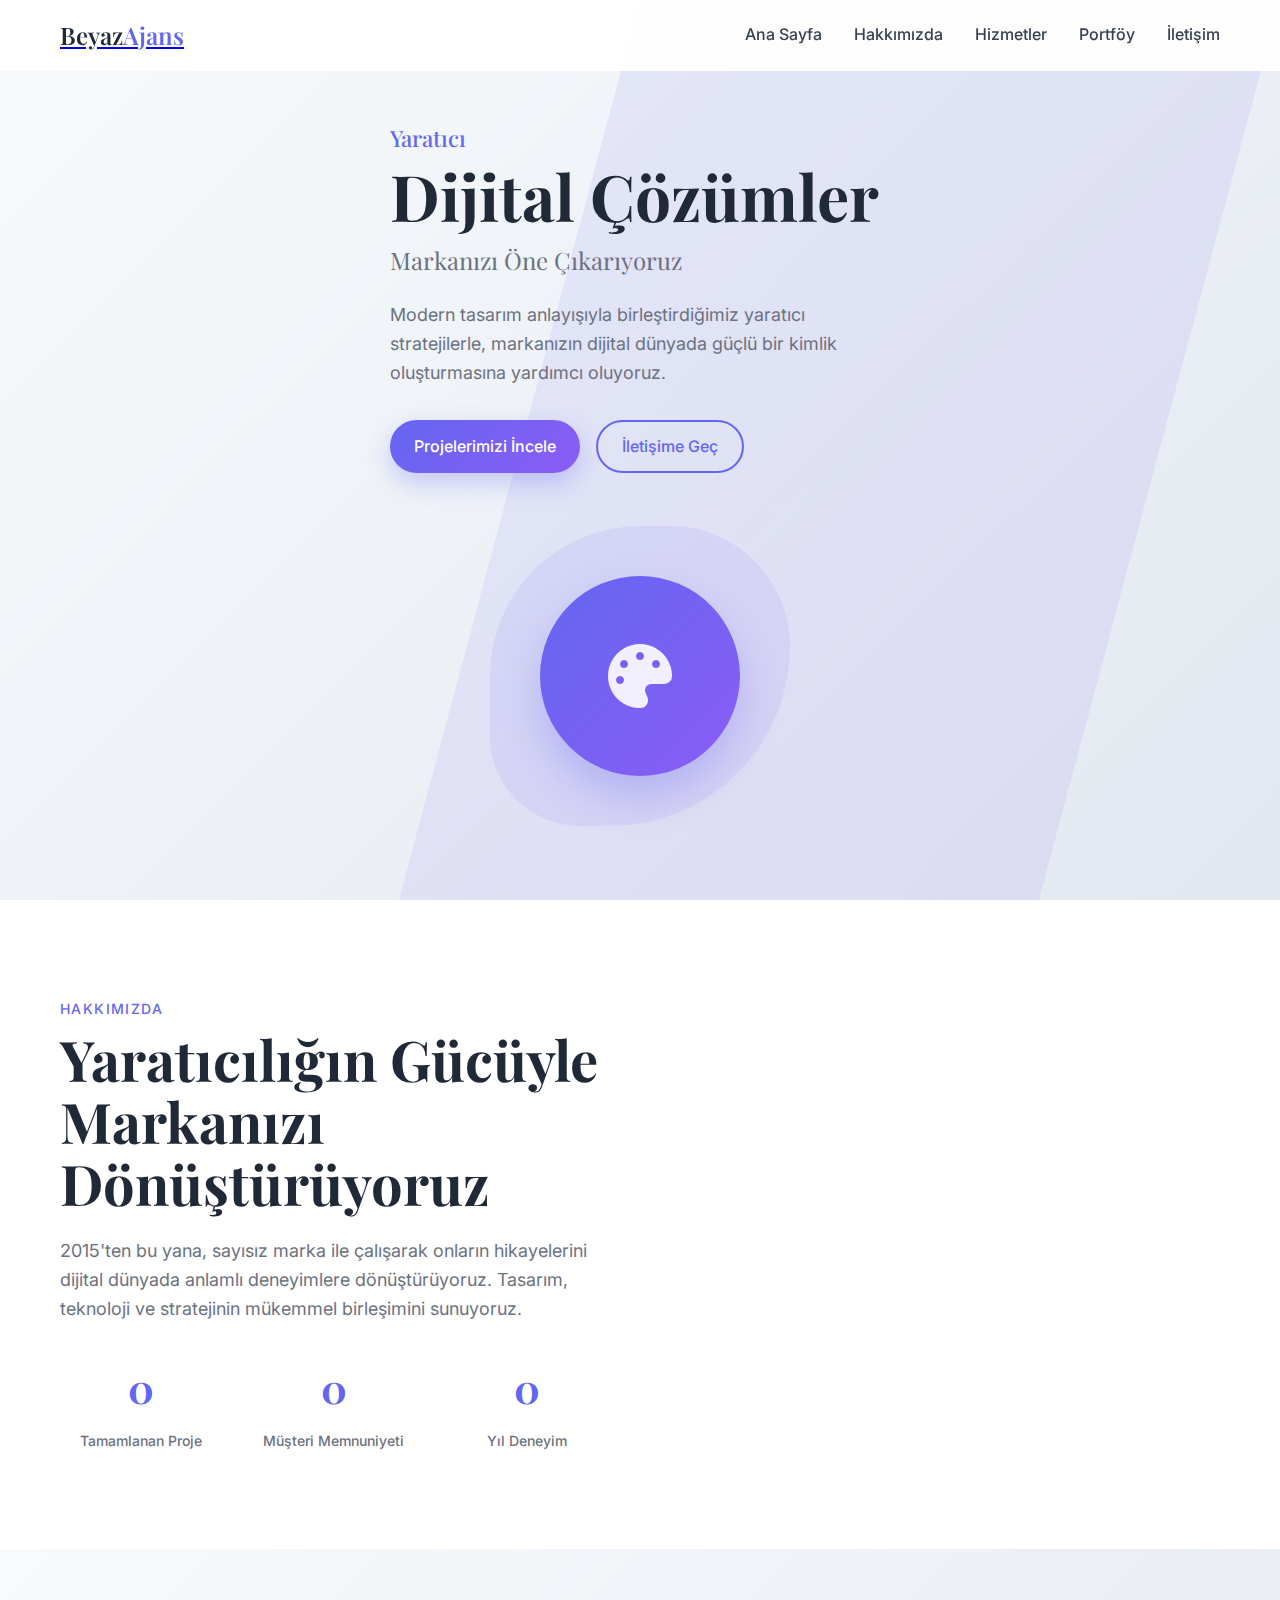
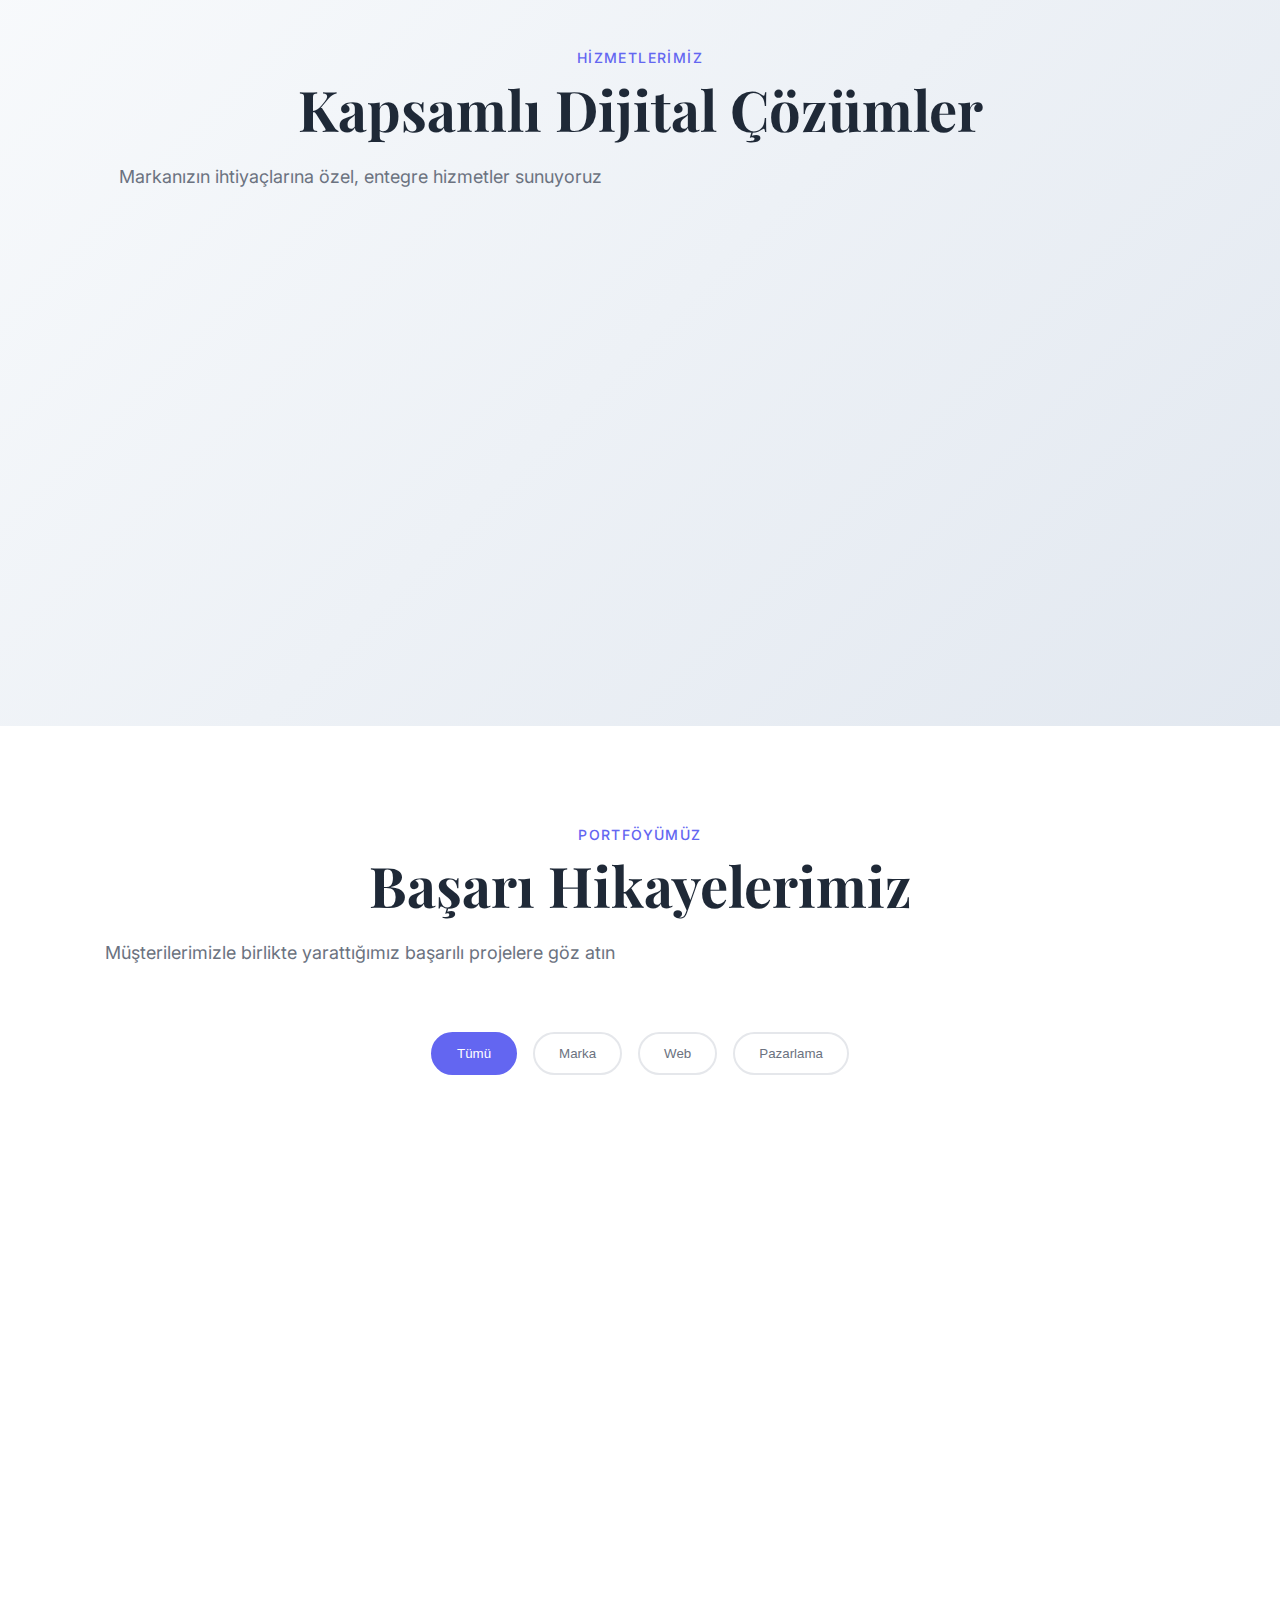
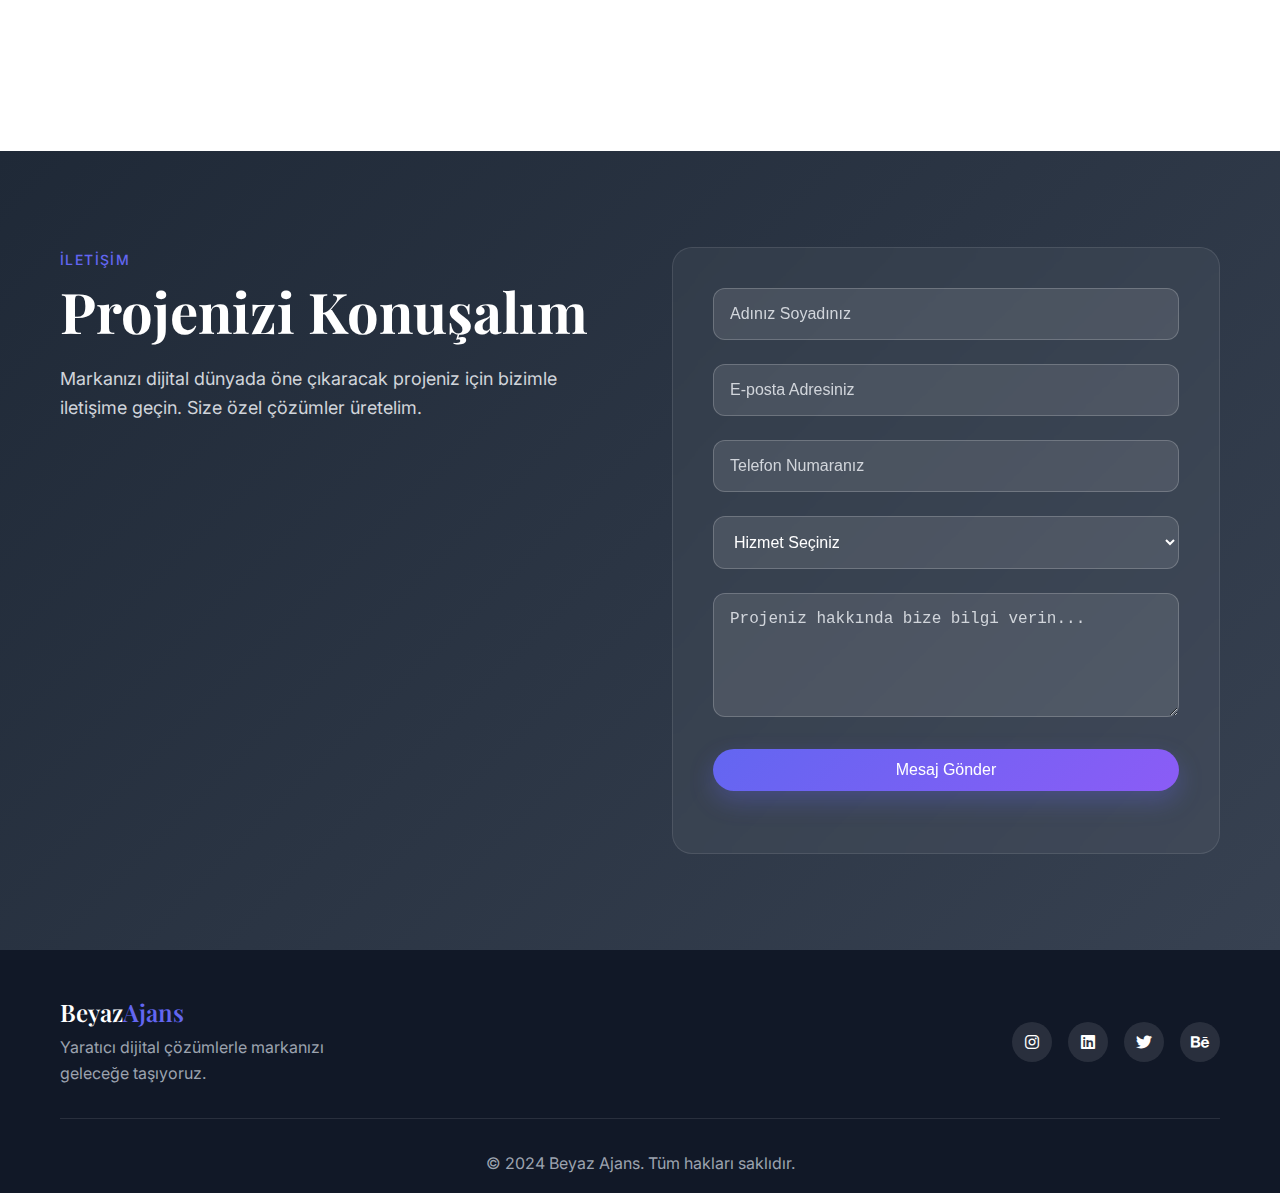
<file: public/index.html>
<!DOCTYPE html>
<html lang="tr">
<head>
    <meta charset="UTF-8">
    <meta name="viewport" content="width=device-width, initial-scale=1.0">
    <title>Beyaz Ajans - Yaratıcı Dijital Çözümler</title>
    <meta name="description" content="Beyaz Ajans olarak marka kimliği, web tasarım ve dijital pazarlama alanında profesyonel hizmetler sunuyoruz.">
    
    <!-- Fonts -->
    <link rel="preconnect" href="https://fonts.googleapis.com">
    <link rel="preconnect" href="https://fonts.gstatic.com" crossorigin>
    <link href="https://fonts.googleapis.com/css2?family=Inter:wght@300;400;500;600;700&family=Playfair+Display:wght@400;700&display=swap" rel="stylesheet">
    
    <!-- CSS -->
    <link rel="stylesheet" href="assets/css/style.css">
    
    <!-- Font Awesome Icons -->
    <link rel="stylesheet" href="https://cdnjs.cloudflare.com/ajax/libs/font-awesome/6.5.0/css/all.min.css">
</head>
<body>
    <!-- Navigation -->
    <nav class="navbar" id="navbar">
        <div class="nav-container">
            <div class="nav-logo">
                <a href="#home">
                    <h2>Beyaz<span>Ajans</span></h2>
                </a>
            </div>
            <ul class="nav-menu" id="nav-menu">
                <li class="nav-item">
                    <a href="#home" class="nav-link">Ana Sayfa</a>
                </li>
                <li class="nav-item">
                    <a href="#about" class="nav-link">Hakkımızda</a>
                </li>
                <li class="nav-item">
                    <a href="#services" class="nav-link">Hizmetler</a>
                </li>
                <li class="nav-item">
                    <a href="#portfolio" class="nav-link">Portföy</a>
                </li>
                <li class="nav-item">
                    <a href="#contact" class="nav-link">İletişim</a>
                </li>
            </ul>
            <div class="hamburger" id="hamburger">
                <span class="bar"></span>
                <span class="bar"></span>
                <span class="bar"></span>
            </div>
        </div>
    </nav>

    <!-- Hero Section -->
    <section class="hero" id="home">
        <div class="hero-container">
            <div class="hero-content">
                <div class="hero-text">
                    <h1 class="hero-title">
                        <span class="hero-subtitle">Yaratıcı</span>
                        <span class="hero-main">Dijital Çözümler</span>
                        <span class="hero-tagline">Markanızı Öne Çıkarıyoruz</span>
                    </h1>
                    <p class="hero-description">
                        Modern tasarım anlayışıyla birleştirdiğimiz yaratıcı stratejilerle, 
                        markanızın dijital dünyada güçlü bir kimlik oluşturmasına yardımcı oluyoruz.
                    </p>
                    <div class="hero-buttons">
                        <a href="#portfolio" class="btn btn-primary">Projelerimizi İncele</a>
                        <a href="#contact" class="btn btn-outline">İletişime Geç</a>
                    </div>
                </div> <br><br><br><br>
                <div class="hero-visual">
                    <div class="hero-shape"></div>
                    <div class="hero-image">
                        <i class="fas fa-palette"></i>
                    </div>
                </div>
            </div>
        </div>
    </section>

    <!-- About Section -->
    <section class="about" id="about">
        <div class="container">
            <div class="about-content">
                <div class="about-text">
                    <span class="section-tag">Hakkımızda</span>
                    <h2 class="section-title">Yaratıcılığın Gücüyle Markanızı Dönüştürüyoruz</h2>
                    <p class="section-description">
                        2015'ten bu yana, sayısız marka ile çalışarak onların hikayelerini 
                        dijital dünyada anlamlı deneyimlere dönüştürüyoruz. Tasarım, teknoloji 
                        ve stratejinin mükemmel birleşimini sunuyoruz.
                    </p>
                    <div class="about-stats">
                        <div class="stat-item">
                            <span class="stat-number" data-target="150">0</span>
                            <span class="stat-label">Tamamlanan Proje</span>
                        </div>
                        <div class="stat-item">
                            <span class="stat-number" data-target="98">0</span>
                            <span class="stat-label">Müşteri Memnuniyeti</span>
                        </div>
                        <div class="stat-item">
                            <span class="stat-number" data-target="8">0</span>
                            <span class="stat-label">Yıl Deneyim</span>
                        </div>
                    </div>
                </div>
                <div class="about-visual">
                    <div class="about-image">
                        <div class="image-placeholder">
                            <i class="fas fa-users"></i>
                        </div>
                    </div>
                </div>
            </div>
        </div>
    </section>

    <!-- Services Section -->
    <section class="services" id="services">
        <div class="container">
            <div class="section-header">
                <span class="section-tag">Hizmetlerimiz</span>
                <h2 class="section-title">Kapsamlı Dijital Çözümler</h2>
                <p class="section-description">
                    Markanızın ihtiyaçlarına özel, entegre hizmetler sunuyoruz
                </p>
            </div>
            <div class="services-grid">
                <div class="service-card">
                    <div class="service-icon">
                        <i class="fas fa-paint-brush"></i>
                    </div>
                    <h3 class="service-title">Marka Kimliği</h3>
                    <p class="service-description">
                        Logo tasarımından kurumsal kimlik rehberine kadar, 
                        markanızın görsel dilini oluşturuyoruz.
                    </p>
                    <div class="service-features">
                        <span>Logo Tasarım</span>
                        <span>Kurumsal Kimlik</span>
                        <span>Marka Rehberi</span>
                    </div>
                </div>
                <div class="service-card featured">
                    <div class="service-icon">
                        <i class="fas fa-code"></i>
                    </div>
                    <h3 class="service-title">Web Tasarım & Geliştirme</h3>
                    <p class="service-description">
                        Modern, responsive ve kullanıcı dostu web siteleri 
                        ile dijital varlığınızı güçlendiriyoruz.
                    </p>
                    <div class="service-features">
                        <span>Responsive Tasarım</span>
                        <span>E-ticaret</span>
                        <span>CMS Çözümleri</span>
                    </div>
                </div>
                <div class="service-card">
                    <div class="service-icon">
                        <i class="fas fa-chart-line"></i>
                    </div>
                    <h3 class="service-title">Dijital Pazarlama</h3>
                    <p class="service-description">
                        SEO, sosyal medya ve reklam kampanyaları ile 
                        hedef kitlenize ulaşmanızı sağlıyoruz.
                    </p>
                    <div class="service-features">
                        <span>SEO Optimizasyon</span>
                        <span>Sosyal Medya</span>
                        <span>Google Ads</span>
                    </div>
                </div>
            </div>
        </div>
    </section>

    <!-- Portfolio Section -->
    <section class="portfolio" id="portfolio">
        <div class="container">
            <div class="section-header">
                <span class="section-tag">Portföyümüz</span>
                <h2 class="section-title">Başarı Hikayelerimiz</h2>
                <p class="section-description">
                    Müşterilerimizle birlikte yarattığımız başarılı projelere göz atın
                </p>
            </div>
            <div class="portfolio-filter">
                <button class="filter-btn active" data-filter="all">Tümü</button>
                <button class="filter-btn" data-filter="branding">Marka</button>
                <button class="filter-btn" data-filter="web">Web</button>
                <button class="filter-btn" data-filter="marketing">Pazarlama</button>
            </div>
            <div class="portfolio-grid">
                <div class="portfolio-item" data-category="branding">
                    <div class="portfolio-image">
                        <div class="image-placeholder">
                            <i class="fas fa-image"></i>
                        </div>
                        <div class="portfolio-overlay">
                            <h3 class="portfolio-title">Lüks Otel Markası</h3>
                            <p class="portfolio-category">Marka Kimliği</p>
                            <a href="#" class="portfolio-link">
                                <i class="fas fa-external-link-alt"></i>
                            </a>
                        </div>
                    </div>
                </div>
                <div class="portfolio-item" data-category="web">
                    <div class="portfolio-image">
                        <div class="image-placeholder">
                            <i class="fas fa-image"></i>
                        </div>
                        <div class="portfolio-overlay">
                            <h3 class="portfolio-title">E-ticaret Platformu</h3>
                            <p class="portfolio-category">Web Tasarım</p>
                            <a href="#" class="portfolio-link">
                                <i class="fas fa-external-link-alt"></i>
                            </a>
                        </div>
                    </div>
                </div>
                <div class="portfolio-item" data-category="marketing">
                    <div class="portfolio-image">
                        <div class="image-placeholder">
                            <i class="fas fa-image"></i>
                        </div>
                        <div class="portfolio-overlay">
                            <h3 class="portfolio-title">Dijital Kampanya</h3>
                            <p class="portfolio-category">Pazarlama</p>
                            <a href="#" class="portfolio-link">
                                <i class="fas fa-external-link-alt"></i>
                            </a>
                        </div>
                    </div>
                </div>
                <div class="portfolio-item" data-category="branding">
                    <div class="portfolio-image">
                        <div class="image-placeholder">
                            <i class="fas fa-image"></i>
                        </div>
                        <div class="portfolio-overlay">
                            <h3 class="portfolio-title">Teknoloji Startup</h3>
                            <p class="portfolio-category">Marka Kimliği</p>
                            <a href="#" class="portfolio-link">
                                <i class="fas fa-external-link-alt"></i>
                            </a>
                        </div>
                    </div>
                </div>
                <div class="portfolio-item" data-category="web">
                    <div class="portfolio-image">
                        <div class="image-placeholder">
                            <i class="fas fa-image"></i>
                        </div>
                        <div class="portfolio-overlay">
                            <h3 class="portfolio-title">Kurumsal Web Sitesi</h3>
                            <p class="portfolio-category">Web Tasarım</p>
                            <a href="#" class="portfolio-link">
                                <i class="fas fa-external-link-alt"></i>
                            </a>
                        </div>
                    </div>
                </div>
                <div class="portfolio-item" data-category="marketing">
                    <div class="portfolio-image">
                        <div class="image-placeholder">
                            <i class="fas fa-image"></i>
                        </div>
                        <div class="portfolio-overlay">
                            <h3 class="portfolio-title">Sosyal Medya Stratejisi</h3>
                            <p class="portfolio-category">Pazarlama</p>
                            <a href="#" class="portfolio-link">
                                <i class="fas fa-external-link-alt"></i>
                            </a>
                        </div>
                    </div>
                </div>
            </div>
        </div>
    </section>

    <!-- Contact Section -->
    <section class="contact" id="contact">
        <div class="container">
            <div class="contact-content">
                <div class="contact-info">
                    <span class="section-tag">İletişim</span>
                    <h2 class="section-title">Projenizi Konuşalım</h2>
                    <p class="section-description">
                        Markanızı dijital dünyada öne çıkaracak projeniz için 
                        bizimle iletişime geçin. Size özel çözümler üretelim.
                    </p>
                    <div class="contact-details">
                        <div class="contact-item">
                            <div class="contact-icon">
                                <i class="fas fa-map-marker-alt"></i>
                            </div>
                            <div class="contact-text">
                                <h4>Adres</h4>
                                <p>Beyoğlu, İstanbul<br>Türkiye</p>
                            </div>
                        </div>
                        <div class="contact-item">
                            <div class="contact-icon">
                                <i class="fas fa-phone"></i>
                            </div>
                            <div class="contact-text">
                                <h4>Telefon</h4>
                                <p>+90 (212) 123 45 67</p>
                            </div>
                        </div>
                        <div class="contact-item">
                            <div class="contact-icon">
                                <i class="fas fa-envelope"></i>
                            </div>
                            <div class="contact-text">
                                <h4>E-posta</h4>
                                <p>info@beyazajans.com</p>
                            </div>
                        </div>
                    </div>
                </div>
                <div class="contact-form">
                    <form id="contactForm">
                        <div class="form-group">
                            <input type="text" id="name" name="name" placeholder="Adınız Soyadınız" required>
                        </div>
                        <div class="form-group">
                            <input type="email" id="email" name="email" placeholder="E-posta Adresiniz" required>
                        </div>
                        <div class="form-group">
                            <input type="tel" id="phone" name="phone" placeholder="Telefon Numaranız">
                        </div>
                        <div class="form-group">
                            <select id="service" name="service" required>
                                <option value="">Hizmet Seçiniz</option>
                                <option value="branding">Marka Kimliği</option>
                                <option value="web">Web Tasarım</option>
                                <option value="marketing">Dijital Pazarlama</option>
                                <option value="other">Diğer</option>
                            </select>
                        </div>
                        <div class="form-group">
                            <textarea id="message" name="message" placeholder="Projeniz hakkında bize bilgi verin..." rows="5" required></textarea>
                        </div>
                        <button type="submit" class="btn btn-primary btn-full">Mesaj Gönder</button>
                    </form>
                </div>
            </div>
        </div>
    </section>

    <!-- Footer -->
    <footer class="footer">
        <div class="container">
            <div class="footer-content">
                <div class="footer-logo">
                    <h3>Beyaz<span>Ajans</span></h3>
                    <p>Yaratıcı dijital çözümlerle markanızı geleceğe taşıyoruz.</p>
                </div>
                <div class="footer-social">
                    <a href="#" class="social-link">
                        <i class="fab fa-instagram"></i>
                    </a>
                    <a href="#" class="social-link">
                        <i class="fab fa-linkedin"></i>
                    </a>
                    <a href="#" class="social-link">
                        <i class="fab fa-twitter"></i>
                    </a>
                    <a href="#" class="social-link">
                        <i class="fab fa-behance"></i>
                    </a>
                </div>
            </div>
            <div class="footer-bottom">
                <p>&copy; 2024 Beyaz Ajans. Tüm hakları saklıdır.</p>
            </div>
        </div>
    </footer>

    <!-- JavaScript -->
    <script src="assets/js/script.js"></script>
</body>
</html>
</file>
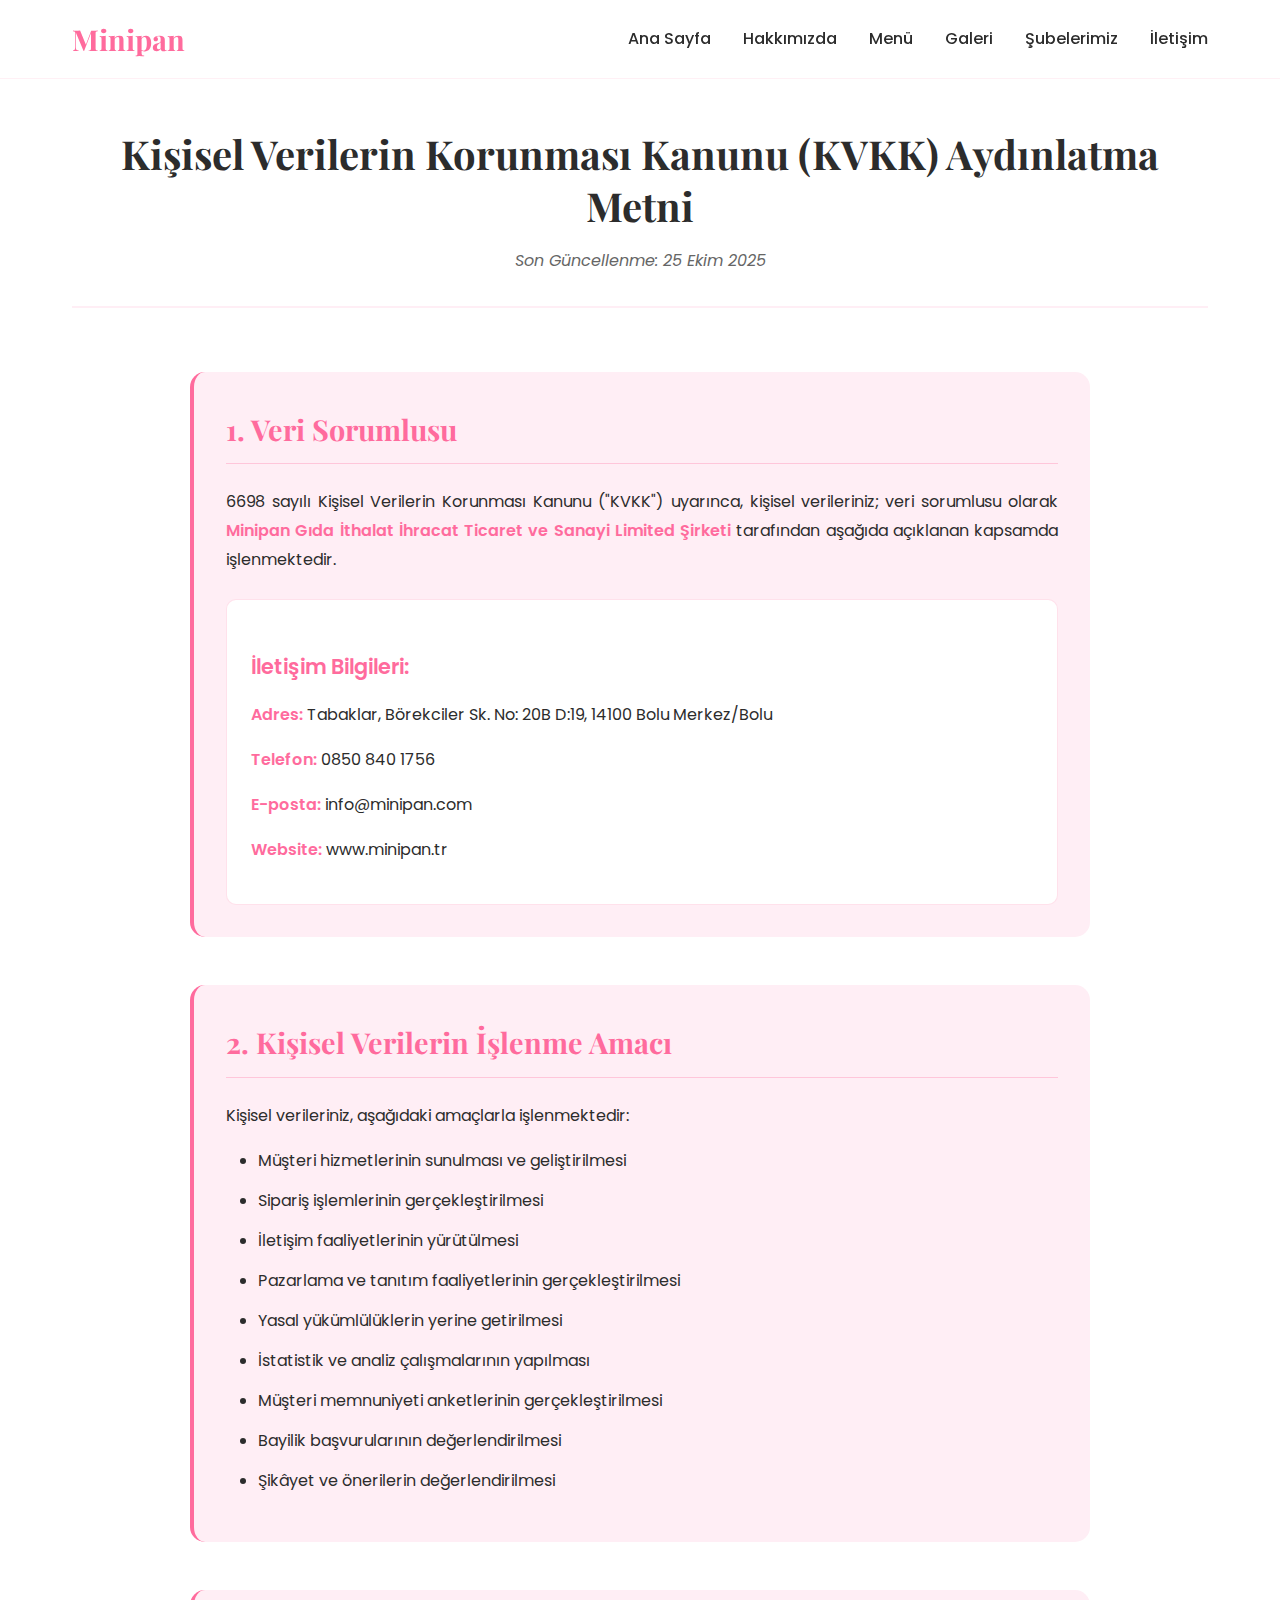
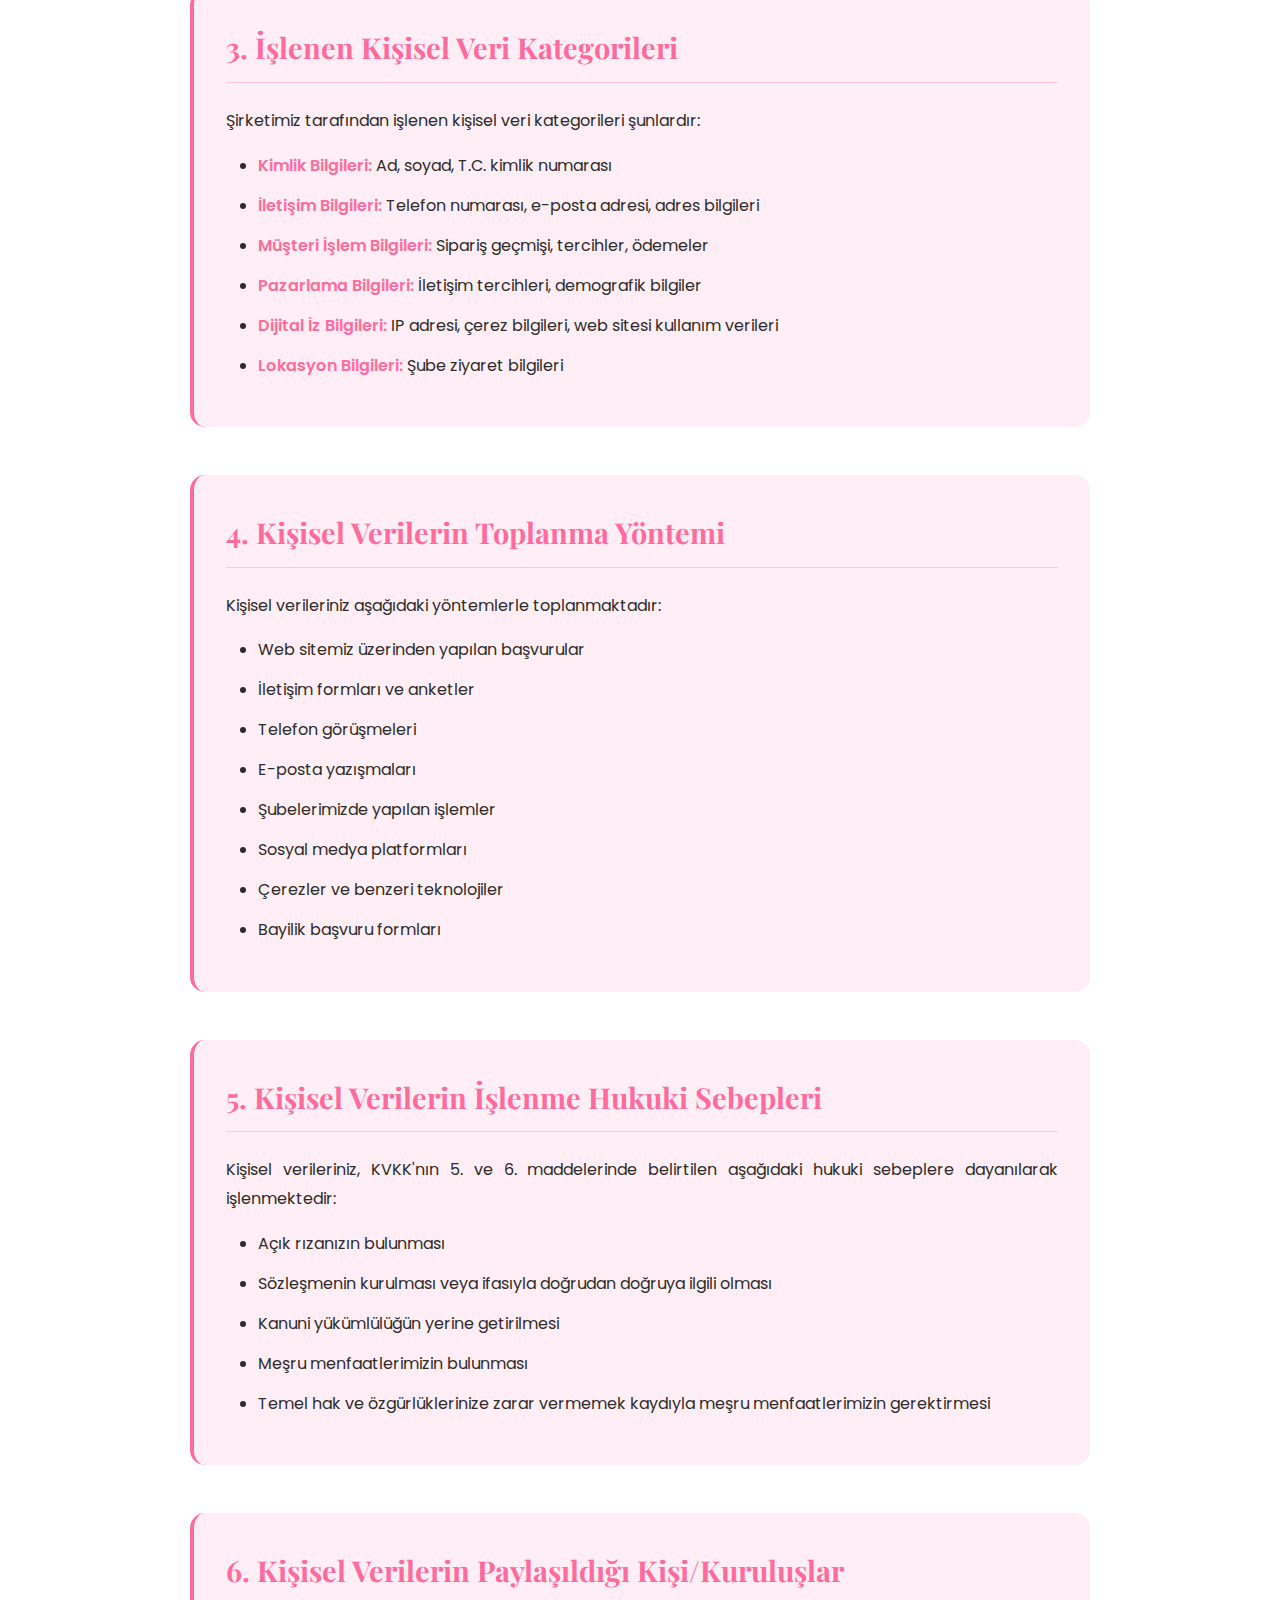
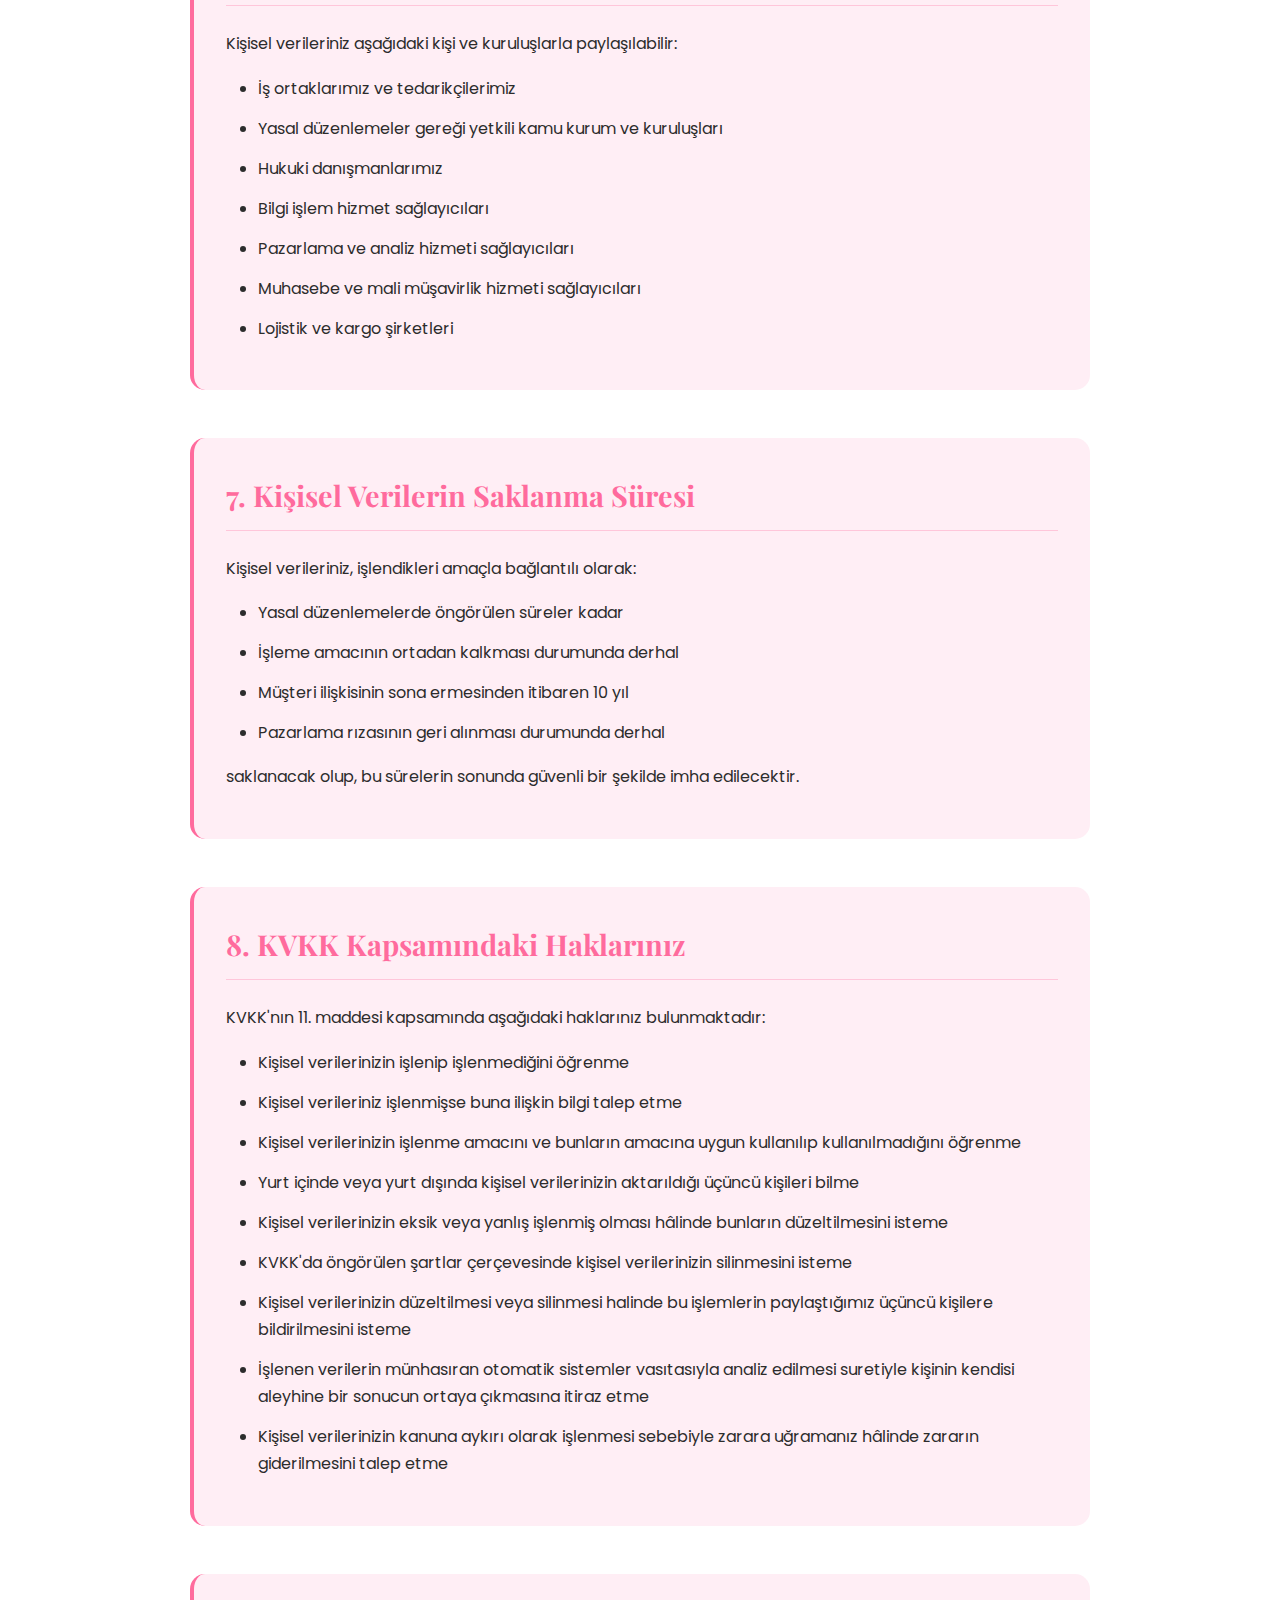
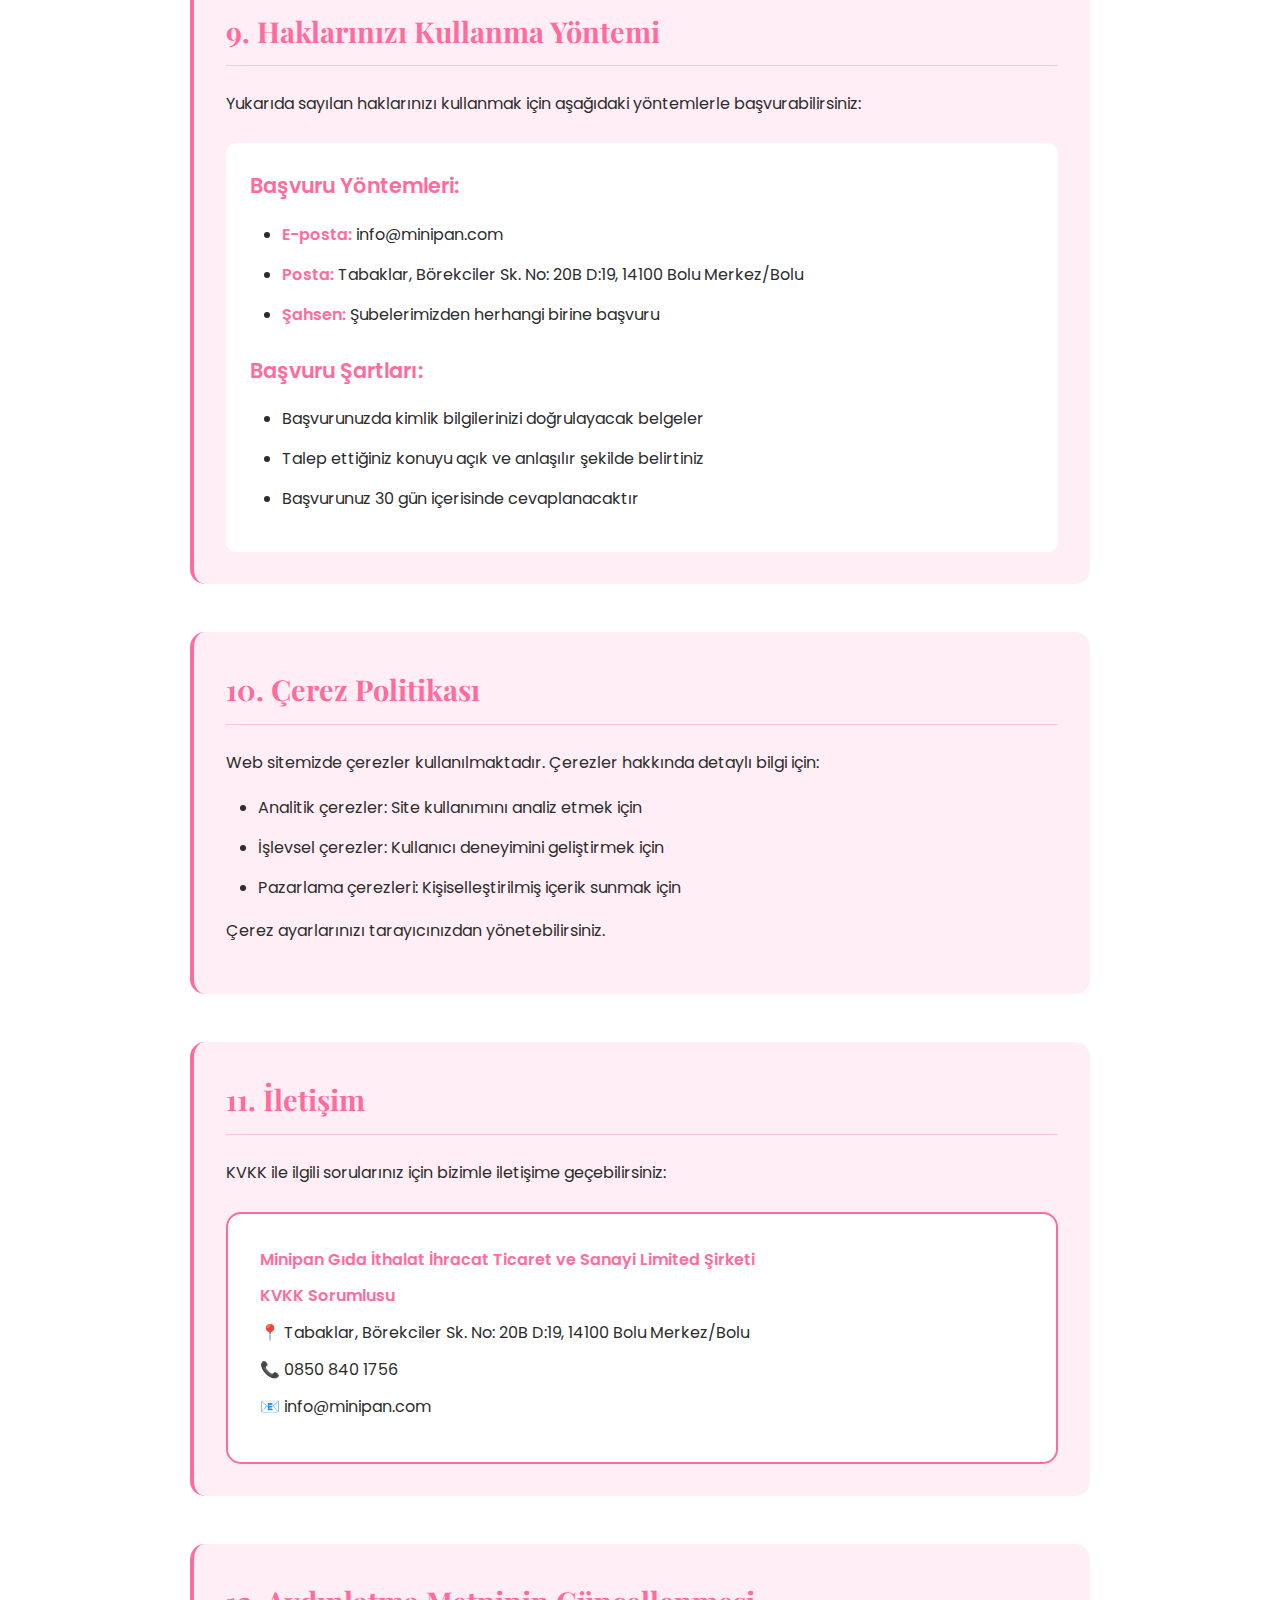
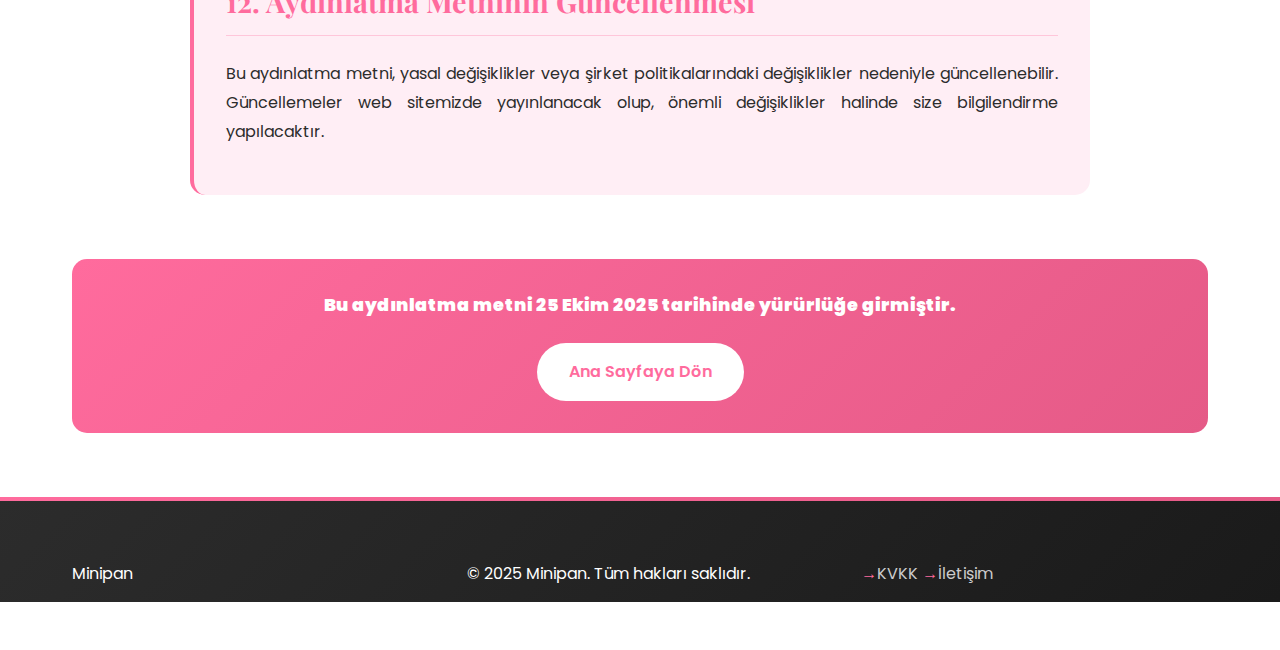
<file: kvkk.html>
<!DOCTYPE html>
<html lang="tr">
<head>
    <meta charset="UTF-8">
    <meta name="viewport" content="width=device-width, initial-scale=1.0, user-scalable=no">
    <meta name="description" content="Minipan KVKK Aydınlatma Metni - Kişisel Verilerin Korunması">
    <meta name="keywords" content="kvkk, kişisel veri, gizlilik, minipan">
    <meta name="author" content="Minipan">
    
    <!-- Mobile optimizations -->
    <meta name="theme-color" content="#ff6b9d">
    <meta name="mobile-web-app-capable" content="yes">
    <meta name="apple-mobile-web-app-capable" content="yes">
    <meta name="apple-mobile-web-app-status-bar-style" content="default">
    <meta name="apple-mobile-web-app-title" content="Minipan KVKK">
    
    <!-- Preload critical resources -->
    <link rel="preconnect" href="https://fonts.googleapis.com">
    <link rel="preconnect" href="https://fonts.gstatic.com" crossorigin>
    
    <title>KVKK Aydınlatma Metni - Minipan</title>
    <link rel="stylesheet" href="style.css">
    <link href="https://fonts.googleapis.com/css2?family=Playfair+Display:wght@400;600;700&family=Poppins:wght@300;400;500;600&display=swap" rel="stylesheet">
</head>
<body>
    <!-- Navigation -->
    <nav class="navbar">
        <div class="nav-container">
            <div class="nav-logo">
                <a href="index.html" style="text-decoration: none; color: inherit;">Minipan</a>
            </div>
            <ul class="nav-menu">
                <li><a href="index.html#home" class="nav-link">Ana Sayfa</a></li>
                <li><a href="index.html#about" class="nav-link">Hakkımızda</a></li>
                <li><a href="index.html#menu" class="nav-link">Menü</a></li>
                <li><a href="index.html#gallery" class="nav-link">Galeri</a></li>
                <li><a href="index.html#branches" class="nav-link">Şubelerimiz</a></li>
                <li><a href="index.html#contact" class="nav-link">İletişim</a></li>
            </ul>
            <div class="hamburger">
                <span></span>
                <span></span>
                <span></span>
            </div>
        </div>
    </nav>

    <!-- KVKK İçerik -->
    <section class="kvkk-content">
        <div class="container">
            <div class="kvkk-header">
                <h1>Kişisel Verilerin Korunması Kanunu (KVKK) Aydınlatma Metni</h1>
                <p class="last-updated">Son Güncellenme: 25 Ekim 2025</p>
            </div>

            <div class="kvkk-text">
                <div class="kvkk-section">
                    <h2>1. Veri Sorumlusu</h2>
                    <p>6698 sayılı Kişisel Verilerin Korunması Kanunu ("KVKK") uyarınca, kişisel verileriniz; veri sorumlusu olarak <strong>Minipan Gıda İthalat İhracat Ticaret ve Sanayi Limited Şirketi</strong> tarafından aşağıda açıklanan kapsamda işlenmektedir.</p>
                    
                    <div class="company-info">
                        <h3>İletişim Bilgileri:</h3>
                        <p><strong>Adres:</strong> Tabaklar, Börekciler Sk. No: 20B D:19, 14100 Bolu Merkez/Bolu</p>
                        <p><strong>Telefon:</strong> 0850 840 1756</p>
                        <p><strong>E-posta:</strong> info@minipan.com</p>
                        <p><strong>Website:</strong> www.minipan.tr</p>
                    </div>
                </div>

                <div class="kvkk-section">
                    <h2>2. Kişisel Verilerin İşlenme Amacı</h2>
                    <p>Kişisel verileriniz, aşağıdaki amaçlarla işlenmektedir:</p>
                    <ul>
                        <li>Müşteri hizmetlerinin sunulması ve geliştirilmesi</li>
                        <li>Sipariş işlemlerinin gerçekleştirilmesi</li>
                        <li>İletişim faaliyetlerinin yürütülmesi</li>
                        <li>Pazarlama ve tanıtım faaliyetlerinin gerçekleştirilmesi</li>
                        <li>Yasal yükümlülüklerin yerine getirilmesi</li>
                        <li>İstatistik ve analiz çalışmalarının yapılması</li>
                        <li>Müşteri memnuniyeti anketlerinin gerçekleştirilmesi</li>
                        <li>Bayilik başvurularının değerlendirilmesi</li>
                        <li>Şikâyet ve önerilerin değerlendirilmesi</li>
                    </ul>
                </div>

                <div class="kvkk-section">
                    <h2>3. İşlenen Kişisel Veri Kategorileri</h2>
                    <p>Şirketimiz tarafından işlenen kişisel veri kategorileri şunlardır:</p>
                    <ul>
                        <li><strong>Kimlik Bilgileri:</strong> Ad, soyad, T.C. kimlik numarası</li>
                        <li><strong>İletişim Bilgileri:</strong> Telefon numarası, e-posta adresi, adres bilgileri</li>
                        <li><strong>Müşteri İşlem Bilgileri:</strong> Sipariş geçmişi, tercihler, ödemeler</li>
                        <li><strong>Pazarlama Bilgileri:</strong> İletişim tercihleri, demografik bilgiler</li>
                        <li><strong>Dijital İz Bilgileri:</strong> IP adresi, çerez bilgileri, web sitesi kullanım verileri</li>
                        <li><strong>Lokasyon Bilgileri:</strong> Şube ziyaret bilgileri</li>
                    </ul>
                </div>

                <div class="kvkk-section">
                    <h2>4. Kişisel Verilerin Toplanma Yöntemi</h2>
                    <p>Kişisel verileriniz aşağıdaki yöntemlerle toplanmaktadır:</p>
                    <ul>
                        <li>Web sitemiz üzerinden yapılan başvurular</li>
                        <li>İletişim formları ve anketler</li>
                        <li>Telefon görüşmeleri</li>
                        <li>E-posta yazışmaları</li>
                        <li>Şubelerimizde yapılan işlemler</li>
                        <li>Sosyal medya platformları</li>
                        <li>Çerezler ve benzeri teknolojiler</li>
                        <li>Bayilik başvuru formları</li>
                    </ul>
                </div>

                <div class="kvkk-section">
                    <h2>5. Kişisel Verilerin İşlenme Hukuki Sebepleri</h2>
                    <p>Kişisel verileriniz, KVKK'nın 5. ve 6. maddelerinde belirtilen aşağıdaki hukuki sebeplere dayanılarak işlenmektedir:</p>
                    <ul>
                        <li>Açık rızanızın bulunması</li>
                        <li>Sözleşmenin kurulması veya ifasıyla doğrudan doğruya ilgili olması</li>
                        <li>Kanuni yükümlülüğün yerine getirilmesi</li>
                        <li>Meşru menfaatlerimizin bulunması</li>
                        <li>Temel hak ve özgürlüklerinize zarar vermemek kaydıyla meşru menfaatlerimizin gerektirmesi</li>
                    </ul>
                </div>

                <div class="kvkk-section">
                    <h2>6. Kişisel Verilerin Paylaşıldığı Kişi/Kuruluşlar</h2>
                    <p>Kişisel verileriniz aşağıdaki kişi ve kuruluşlarla paylaşılabilir:</p>
                    <ul>
                        <li>İş ortaklarımız ve tedarikçilerimiz</li>
                        <li>Yasal düzenlemeler gereği yetkili kamu kurum ve kuruluşları</li>
                        <li>Hukuki danışmanlarımız</li>
                        <li>Bilgi işlem hizmet sağlayıcıları</li>
                        <li>Pazarlama ve analiz hizmeti sağlayıcıları</li>
                        <li>Muhasebe ve mali müşavirlik hizmeti sağlayıcıları</li>
                        <li>Lojistik ve kargo şirketleri</li>
                    </ul>
                </div>

                <div class="kvkk-section">
                    <h2>7. Kişisel Verilerin Saklanma Süresi</h2>
                    <p>Kişisel verileriniz, işlendikleri amaçla bağlantılı olarak:</p>
                    <ul>
                        <li>Yasal düzenlemelerde öngörülen süreler kadar</li>
                        <li>İşleme amacının ortadan kalkması durumunda derhal</li>
                        <li>Müşteri ilişkisinin sona ermesinden itibaren 10 yıl</li>
                        <li>Pazarlama rızasının geri alınması durumunda derhal</li>
                    </ul>
                    <p>saklanacak olup, bu sürelerin sonunda güvenli bir şekilde imha edilecektir.</p>
                </div>

                <div class="kvkk-section">
                    <h2>8. KVKK Kapsamındaki Haklarınız</h2>
                    <p>KVKK'nın 11. maddesi kapsamında aşağıdaki haklarınız bulunmaktadır:</p>
                    <ul>
                        <li>Kişisel verilerinizin işlenip işlenmediğini öğrenme</li>
                        <li>Kişisel verileriniz işlenmişse buna ilişkin bilgi talep etme</li>
                        <li>Kişisel verilerinizin işlenme amacını ve bunların amacına uygun kullanılıp kullanılmadığını öğrenme</li>
                        <li>Yurt içinde veya yurt dışında kişisel verilerinizin aktarıldığı üçüncü kişileri bilme</li>
                        <li>Kişisel verilerinizin eksik veya yanlış işlenmiş olması hâlinde bunların düzeltilmesini isteme</li>
                        <li>KVKK'da öngörülen şartlar çerçevesinde kişisel verilerinizin silinmesini isteme</li>
                        <li>Kişisel verilerinizin düzeltilmesi veya silinmesi halinde bu işlemlerin paylaştığımız üçüncü kişilere bildirilmesini isteme</li>
                        <li>İşlenen verilerin münhasıran otomatik sistemler vasıtasıyla analiz edilmesi suretiyle kişinin kendisi aleyhine bir sonucun ortaya çıkmasına itiraz etme</li>
                        <li>Kişisel verilerinizin kanuna aykırı olarak işlenmesi sebebiyle zarara uğramanız hâlinde zararın giderilmesini talep etme</li>
                    </ul>
                </div>

                <div class="kvkk-section">
                    <h2>9. Haklarınızı Kullanma Yöntemi</h2>
                    <p>Yukarıda sayılan haklarınızı kullanmak için aşağıdaki yöntemlerle başvurabilirsiniz:</p>
                    <div class="contact-methods">
                        <h3>Başvuru Yöntemleri:</h3>
                        <ul>
                            <li><strong>E-posta:</strong> info@minipan.com</li>
                            <li><strong>Posta:</strong> Tabaklar, Börekciler Sk. No: 20B D:19, 14100 Bolu Merkez/Bolu</li>
                            <li><strong>Şahsen:</strong> Şubelerimizden herhangi birine başvuru</li>
                        </ul>
                        
                        <h3>Başvuru Şartları:</h3>
                        <ul>
                            <li>Başvurunuzda kimlik bilgilerinizi doğrulayacak belgeler</li>
                            <li>Talep ettiğiniz konuyu açık ve anlaşılır şekilde belirtiniz</li>
                            <li>Başvurunuz 30 gün içerisinde cevaplanacaktır</li>
                        </ul>
                    </div>
                </div>

                <div class="kvkk-section">
                    <h2>10. Çerez Politikası</h2>
                    <p>Web sitemizde çerezler kullanılmaktadır. Çerezler hakkında detaylı bilgi için:</p>
                    <ul>
                        <li>Analitik çerezler: Site kullanımını analiz etmek için</li>
                        <li>İşlevsel çerezler: Kullanıcı deneyimini geliştirmek için</li>
                        <li>Pazarlama çerezleri: Kişiselleştirilmiş içerik sunmak için</li>
                    </ul>
                    <p>Çerez ayarlarınızı tarayıcınızdan yönetebilirsiniz.</p>
                </div>

                <div class="kvkk-section">
                    <h2>11. İletişim</h2>
                    <p>KVKK ile ilgili sorularınız için bizimle iletişime geçebilirsiniz:</p>
                    <div class="contact-final">
                        <p><strong>Minipan Gıda İthalat İhracat Ticaret ve Sanayi Limited Şirketi</strong></p>
                        <p><strong>KVKK Sorumlusu</strong></p>
                        <p>📍 Tabaklar, Börekciler Sk. No: 20B D:19, 14100 Bolu Merkez/Bolu</p>
                        <p>📞 0850 840 1756</p>
                        <p>📧 info@minipan.com</p>
                    </div>
                </div>

                <div class="kvkk-section">
                    <h2>12. Aydınlatma Metninin Güncellenmesi</h2>
                    <p>Bu aydınlatma metni, yasal değişiklikler veya şirket politikalarındaki değişiklikler nedeniyle güncellenebilir. Güncellemeler web sitemizde yayınlanacak olup, önemli değişiklikler halinde size bilgilendirme yapılacaktır.</p>
                </div>
            </div>

            <div class="kvkk-footer">
                <p><strong>Bu aydınlatma metni 25 Ekim 2025 tarihinde yürürlüğe girmiştir.</strong></p>
                <a href="index.html" class="back-button">Ana Sayfaya Dön</a>
            </div>
        </div>
    </section>

    <!-- Footer -->
    <footer class="footer">
        <div class="container">
            <div class="footer-content">
                <div class="footer-logo">Minipan</div>
                <p>&copy; 2025 Minipan. Tüm hakları saklıdır.</p>
                <div class="footer-links">
                    <a href="kvkk.html" class="footer-link">KVKK</a>
                    <a href="index.html#contact" class="footer-link">İletişim</a>
                </div>
            </div>
        </div>
    </footer>

    <script src="script.js"></script>
</body>
</html>
</file>
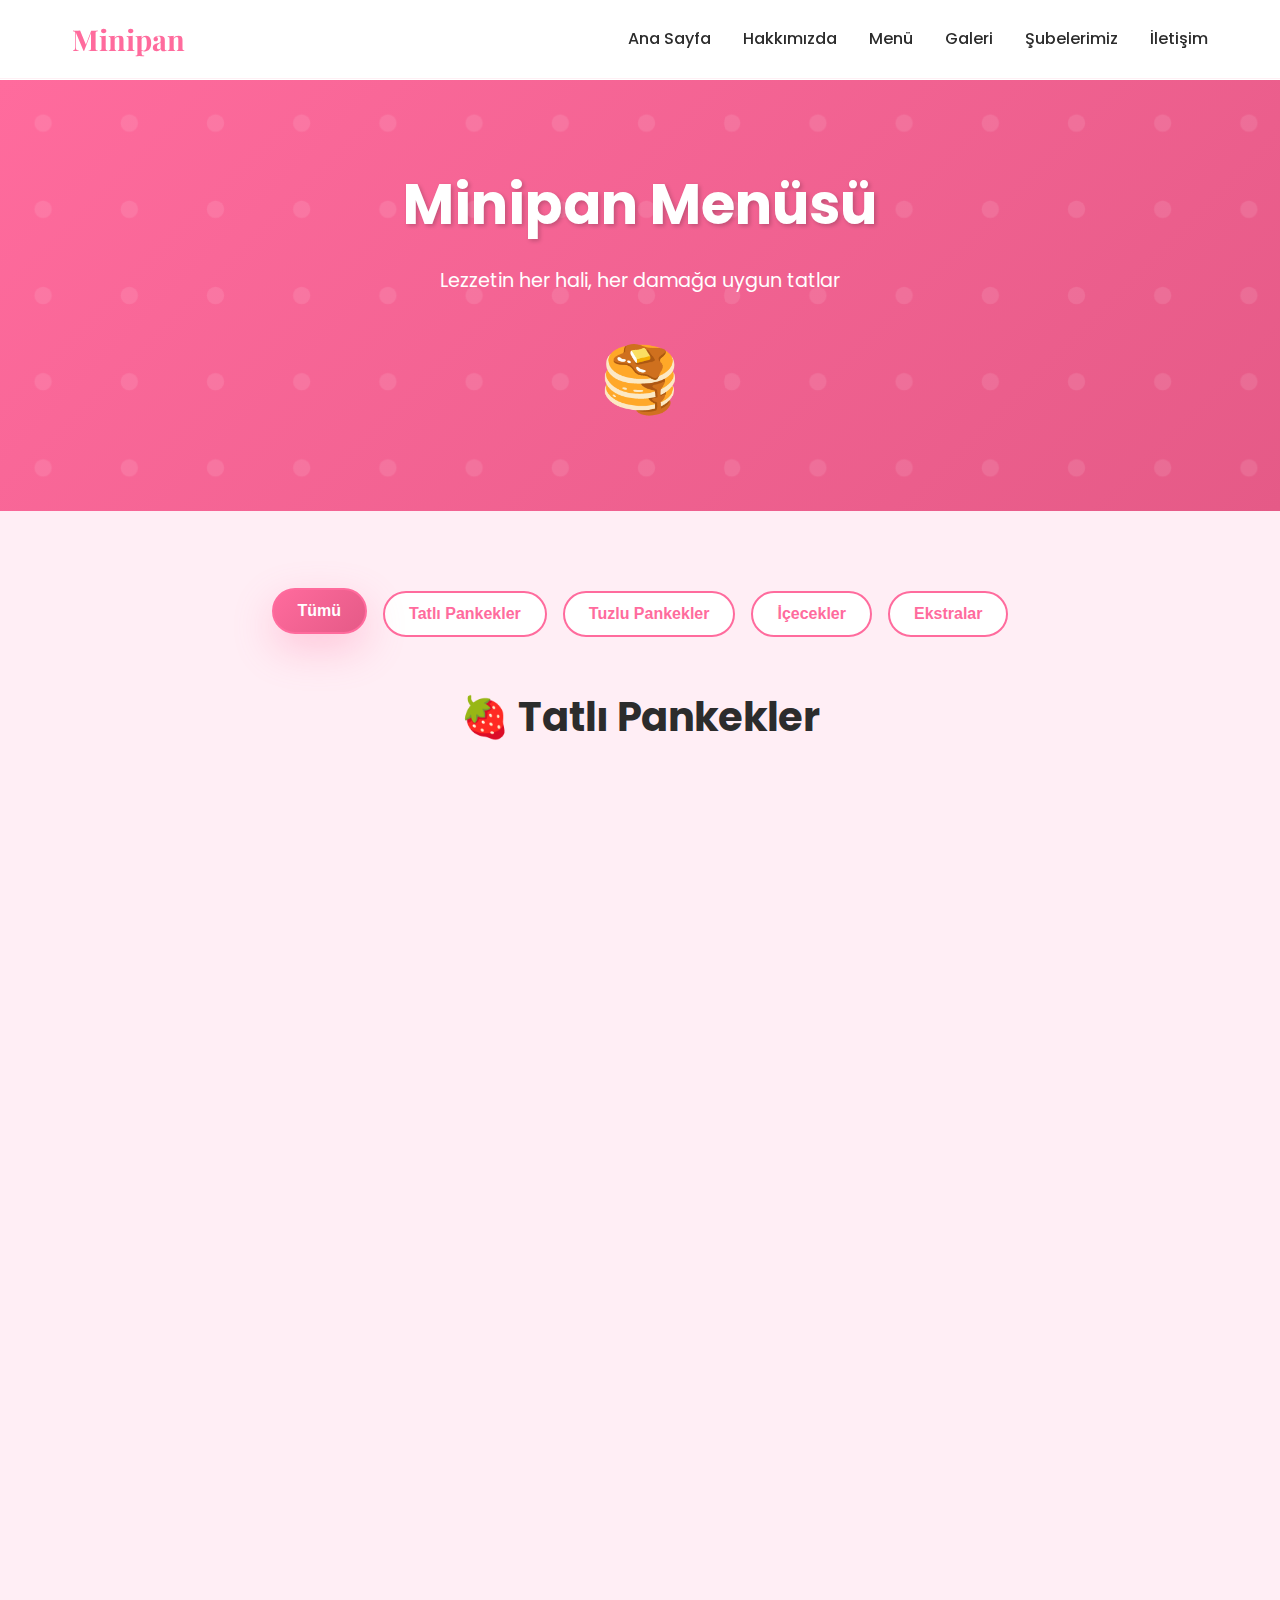
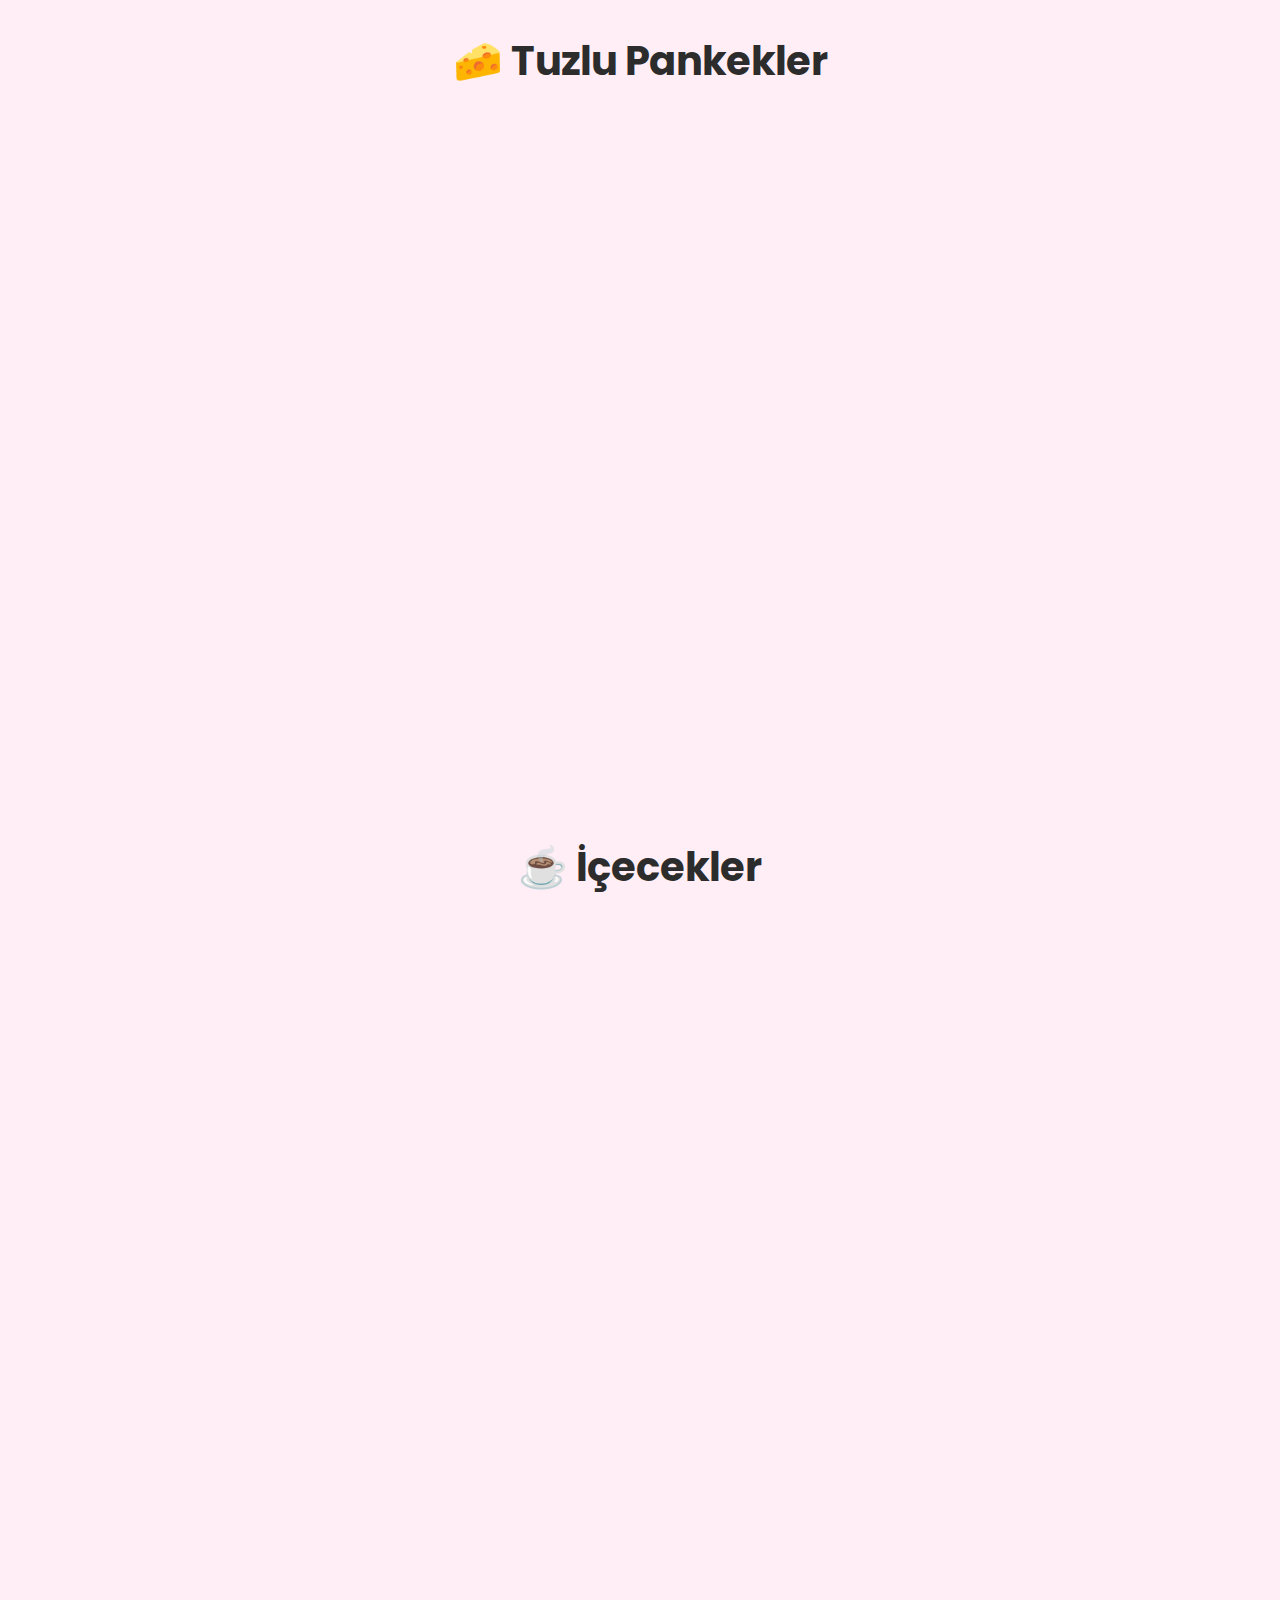
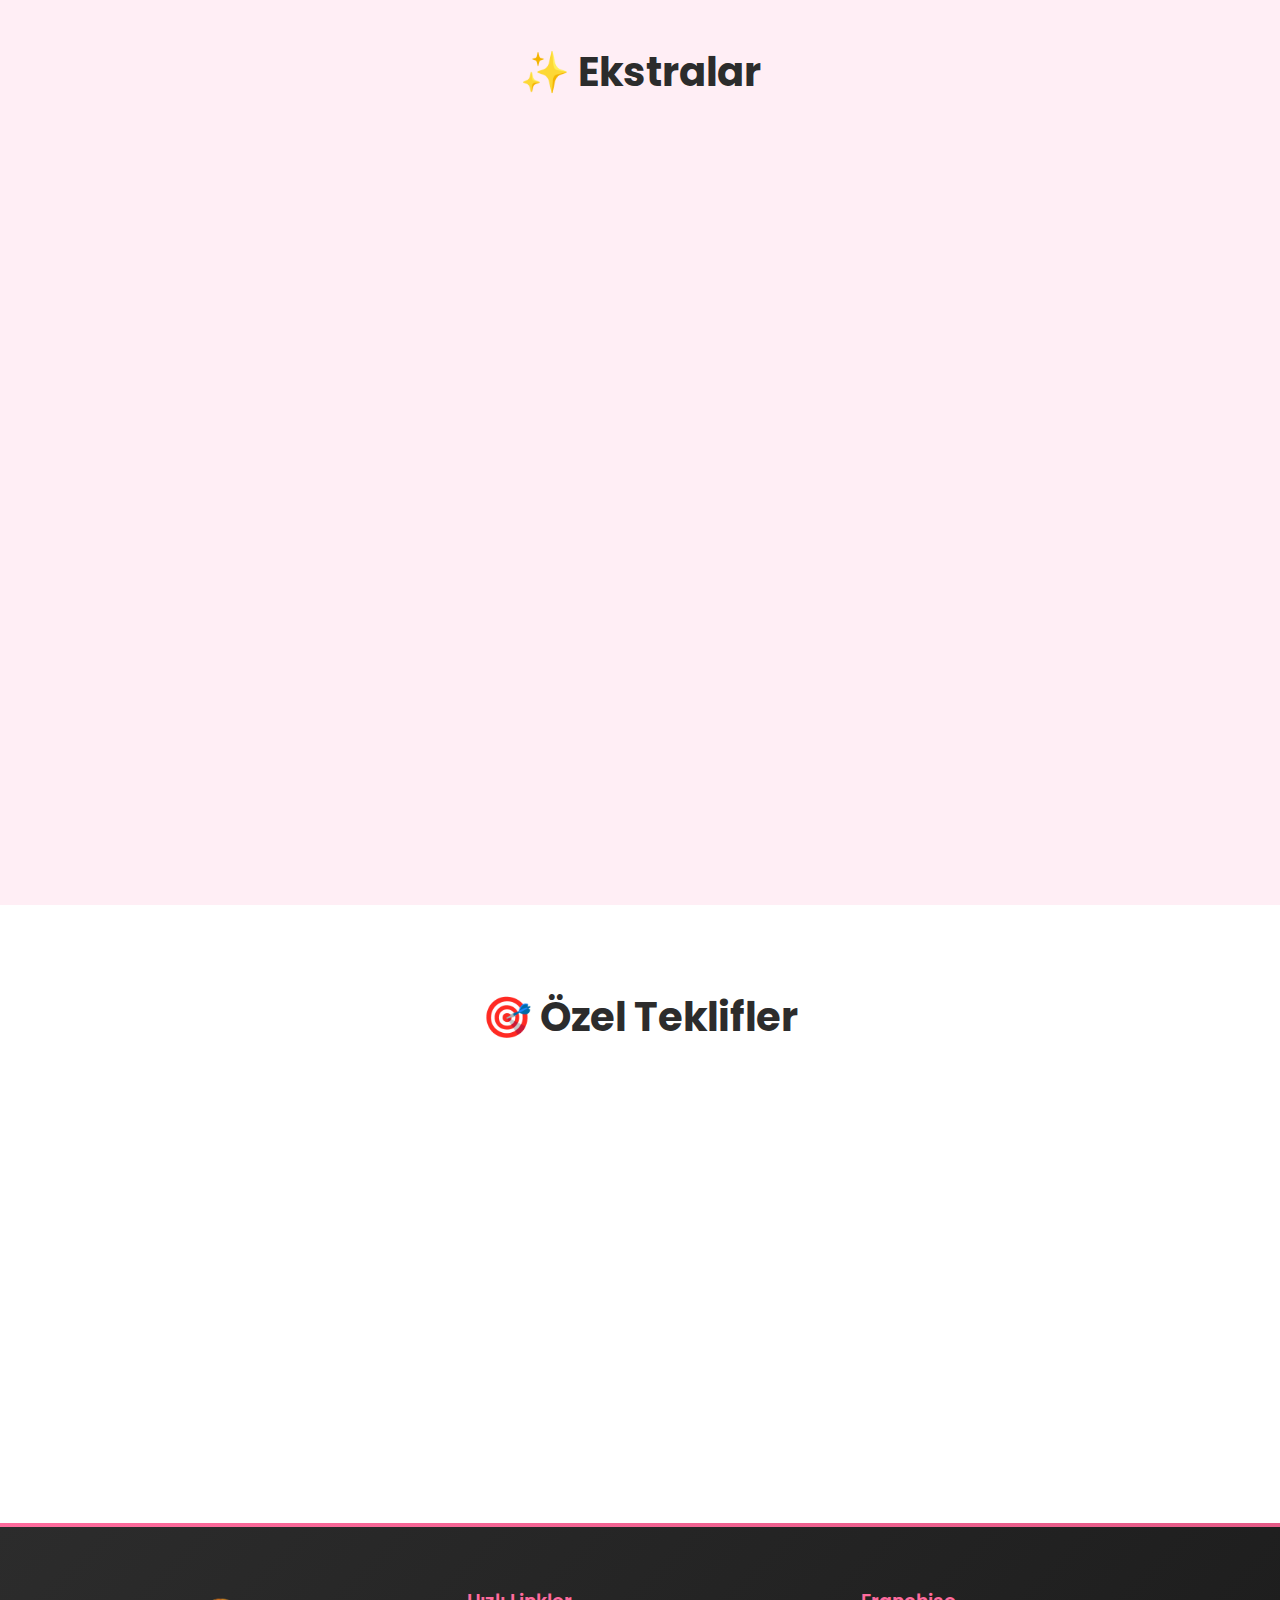
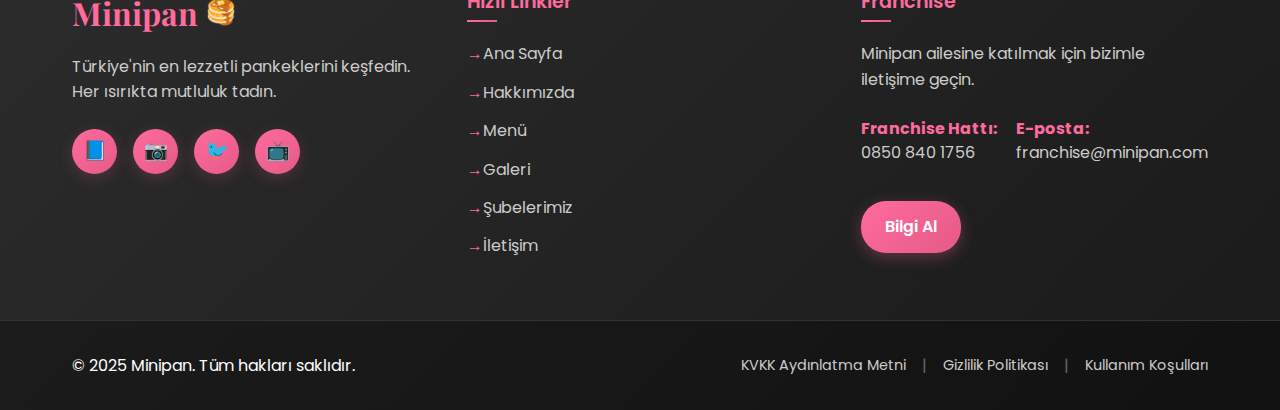
<file: menu.html>
<!DOCTYPE html>
<html lang="tr">
<head>
    <meta charset="UTF-8">
    <meta name="viewport" content="width=device-width, initial-scale=1.0, user-scalable=no">
    <meta name="description" content="Minipan'ın zengin menüsünü keşfedin. Tatlı ve tuzlu pankekler, içecekler ve özel tatlarımız.">
    <meta name="keywords" content="pankek, minipan, menü, tatlı, kahvaltı, Bolu, lezzetli">
    <meta name="author" content="Minipan">
    
    <!-- Mobile optimizations -->
    <meta name="theme-color" content="#ff6b9d">
    <meta name="mobile-web-app-capable" content="yes">
    <meta name="apple-mobile-web-app-capable" content="yes">
    <meta name="apple-mobile-web-app-status-bar-style" content="default">
    <meta name="apple-mobile-web-app-title" content="Minipan">
    
    <!-- Preload critical resources -->
    <link rel="preconnect" href="https://fonts.googleapis.com">
    <link rel="preconnect" href="https://fonts.gstatic.com" crossorigin>
    
    <title>Menü - Minipan | Türkiye'nin En Lezzetli Pankekleri</title>
    <link rel="stylesheet" href="style.css">
    <link href="https://fonts.googleapis.com/css2?family=Playfair+Display:wght@400;600;700&family=Poppins:wght@300;400;500;600&display=swap" rel="stylesheet">
</head>
<body>
    <!-- Navigation -->
    <nav class="navbar">
        <div class="nav-container">
            <div class="nav-logo">Minipan</div>
            <ul class="nav-menu">
                <li><a href="index.html" class="nav-link">Ana Sayfa</a></li>
                <li><a href="index.html#about" class="nav-link">Hakkımızda</a></li>
                <li><a href="menu.html" class="nav-link active">Menü</a></li>
                <li><a href="index.html#gallery" class="nav-link">Galeri</a></li>
                <li><a href="index.html#branches" class="nav-link">Şubelerimiz</a></li>
                <li><a href="index.html#contact" class="nav-link">İletişim</a></li>
            </ul>
            <div class="hamburger">
                <span></span>
                <span></span>
                <span></span>
            </div>
        </div>
    </nav>

    <main class="menu-page">
        <!-- Hero Section -->
        <section class="menu-hero">
            <div class="container">
                <h1 class="animate-on-scroll">Minipan Menüsü</h1>
                <p class="animate-on-scroll">Lezzetin her hali, her damağa uygun tatlar</p>
                <div class="pankek-icon animate-on-scroll">🥞</div>
            </div>
        </section>

        <!-- Menu Categories -->
        <section class="menu-categories">
            <div class="container">
                <div class="category-filters">
                    <button class="filter-btn active" data-category="all">Tümü</button>
                    <button class="filter-btn" data-category="sweet">Tatlı Pankekler</button>
                    <button class="filter-btn" data-category="savory">Tuzlu Pankekler</button>
                    <button class="filter-btn" data-category="drinks">İçecekler</button>
                    <button class="filter-btn" data-category="extras">Ekstralar</button>
                </div>

                <!-- Tatlı Pankekler -->
                <div class="menu-section" data-category="sweet">
                    <h2 class="section-title">🍓 Tatlı Pankekler</h2>
                    <div class="menu-items-grid">
                        <div class="menu-item-card animate-on-scroll">
                            <div class="item-image">🍓</div>
                            <div class="item-details">
                                <h3>Çilekli Pankek</h3>
                                <p>Taze çilekler, krema ve pudra şekeri ile</p>
                                <div class="card-footer">
                                    <span class="price">45 ₺</span>
                                    <button class="add-to-cart-btn">🛒 Sepete Ekle</button>
                                </div>
                            </div>
                        </div>

                        <div class="menu-item-card animate-on-scroll">
                            <div class="item-image">🍫</div>
                            <div class="item-details">
                                <h3>Çikolatalı Pankek</h3>
                                <p>Sıcak çikolata sosu, krema ve çikolata parçacıkları</p>
                                <div class="card-footer">
                                    <span class="price">50 ₺</span>
                                    <button class="add-to-cart-btn">🛒 Sepete Ekle</button>
                                </div>
                            </div>
                        </div>

                        <div class="menu-item-card animate-on-scroll">
                            <div class="item-image">🍌</div>
                            <div class="item-details">
                                <h3>Muzlu Karamelli Pankek</h3>
                                <p>Dilimlenmiş muz, karamel sosu ve badem parçacıkları</p>
                                <div class="card-footer">
                                    <span class="price">48 ₺</span>
                                    <button class="add-to-cart-btn">🛒 Sepete Ekle</button>
                                </div>
                            </div>
                        </div>

                        <div class="menu-item-card animate-on-scroll">
                            <div class="item-image">🥜</div>
                            <div class="item-details">
                                <h3>Fıstık Ezmeli Pankek</h3>
                                <p>Fıstık ezmesi, bal ve crushed fıstık</p>
                                <div class="card-footer">
                                    <span class="price">52 ₺</span>
                                    <button class="add-to-cart-btn">🛒 Sepete Ekle</button>
                                </div>
                            </div>
                        </div>

                        <div class="menu-item-card animate-on-scroll">
                            <div class="item-image">🍊</div>
                            <div class="item-details">
                                <h3>Portakallı Pankek</h3>
                                <p>Taze portakal suyu, portakal dilimleri ve nane</p>
                                <div class="card-footer">
                                    <span class="price">46 ₺</span>
                                    <button class="add-to-cart-btn">🛒 Sepete Ekle</button>
                                </div>
                            </div>
                        </div>

                        <div class="menu-item-card animate-on-scroll">
                            <div class="item-image">🍒</div>
                            <div class="item-details">
                                <h3>Kirazlı Pankek</h3>
                                <p>Taze kirazlar, kiraz sosu ve krema</p>
                                <div class="card-footer">
                                    <span class="price">47 ₺</span>
                                    <button class="add-to-cart-btn">🛒 Sepete Ekle</button>
                                </div>
                            </div>
                        </div>

                        <div class="menu-item-card animate-on-scroll">
                            <div class="item-image">🥥</div>
                            <div class="item-details">
                                <h3>Hindistan Cevizli Pankek</h3>
                                <p>Hindistan cevizi rendesi, hindistan cevizi sosu</p>
                                <div class="card-footer">
                                    <span class="price">49 ₺</span>
                                    <button class="add-to-cart-btn">🛒 Sepete Ekle</button>
                                </div>
                            </div>
                        </div>

                        <div class="menu-item-card animate-on-scroll">
                            <div class="item-image">🍯</div>
                            <div class="item-details">
                                <h3>Ballı Pankek</h3>
                                <p>Doğal çiçek balı, tereyağı ve ceviz</p>
                                <div class="card-footer">
                                    <span class="price">44 ₺</span>
                                    <button class="add-to-cart-btn">🛒 Sepete Ekle</button>
                                </div>
                            </div>
                        </div>
                    </div>
                </div>

                <!-- Tuzlu Pankekler -->
                <div class="menu-section" data-category="savory">
                    <h2 class="section-title">🧀 Tuzlu Pankekler</h2>
                    <div class="menu-items-grid">
                        <div class="menu-item-card animate-on-scroll">
                            <div class="item-image">🧀</div>
                            <div class="item-details">
                                <h3>Peynirli Pankek</h3>
                                <p>Kaşar peyniri, beyaz peynir ve maydanoz</p>
                                <span class="price">42 ₺</span>
                            </div>
                        </div>

                        <div class="menu-item-card animate-on-scroll">
                            <div class="item-image">🥓</div>
                            <div class="item-details">
                                <h3>Sucuklu Pankek</h3>
                                <p>Sucuk, kaşar peyniri ve domates</p>
                                <span class="price">48 ₺</span>
                            </div>
                        </div>

                        <div class="menu-item-card animate-on-scroll">
                            <div class="item-image">🍄</div>
                            <div class="item-details">
                                <h3>Mantarlı Pankek</h3>
                                <p>Mantar sote, kaşar peyniri ve taze otlar</p>
                                <span class="price">45 ₺</span>
                            </div>
                        </div>

                        <div class="menu-item-card animate-on-scroll">
                            <div class="item-image">🍅</div>
                            <div class="item-details">
                                <h3>Sebzeli Pankek</h3>
                                <p>Karışık sebze, kaşar peyniri ve pesto sos</p>
                                <span class="price">44 ₺</span>
                            </div>
                        </div>

                        <div class="menu-item-card animate-on-scroll">
                            <div class="item-image">🥚</div>
                            <div class="item-details">
                                <h3>Yumurtalı Pankek</h3>
                                <p>Scrambled yumurta, kaşar peyniri ve taze soğan</p>
                                <span class="price">46 ₺</span>
                            </div>
                        </div>

                        <div class="menu-item-card animate-on-scroll">
                            <div class="item-image">🌿</div>
                            <div class="item-details">
                                <h3>Ispanaklı Pankek</h3>
                                <p>Ispanak, ricotta peyniri ve sarımsak</p>
                                <span class="price">43 ₺</span>
                            </div>
                        </div>
                    </div>
                </div>

                <!-- İçecekler -->
                <div class="menu-section" data-category="drinks">
                    <h2 class="section-title">☕ İçecekler</h2>
                    <div class="menu-items-grid">
                        <div class="menu-item-card animate-on-scroll">
                            <div class="item-image">☕</div>
                            <div class="item-details">
                                <h3>Türk Kahvesi</h3>
                                <p>Geleneksel Türk kahvesi, lokum ile</p>
                                <span class="price">25 ₺</span>
                            </div>
                        </div>

                        <div class="menu-item-card animate-on-scroll">
                            <div class="item-image">☕</div>
                            <div class="item-details">
                                <h3>Filtre Kahve</h3>
                                <p>Özel blend kahve çekirdekleri</p>
                                <span class="price">30 ₺</span>
                            </div>
                        </div>

                        <div class="menu-item-card animate-on-scroll">
                            <div class="item-image">🥛</div>
                            <div class="item-details">
                                <h3>Cappuccino</h3>
                                <p>Espresso, süt köpüğü ve tarçın</p>
                                <span class="price">35 ₺</span>
                            </div>
                        </div>

                        <div class="menu-item-card animate-on-scroll">
                            <div class="item-image">🍫</div>
                            <div class="item-details">
                                <h3>Sıcak Çikolata</h3>
                                <p>Gerçek çikolata, süt ve marshmallow</p>
                                <span class="price">32 ₺</span>
                            </div>
                        </div>

                        <div class="menu-item-card animate-on-scroll">
                            <div class="item-image">🧃</div>
                            <div class="item-details">
                                <h3>Taze Portakal Suyu</h3>
                                <p>Günlük sıkılmış portakal suyu</p>
                                <span class="price">28 ₺</span>
                            </div>
                        </div>

                        <div class="menu-item-card animate-on-scroll">
                            <div class="item-image">🥤</div>
                            <div class="item-details">
                                <h3>Smoothie</h3>
                                <p>Mevsim meyvelerinden hazırlanan smoothie</p>
                                <span class="price">38 ₺</span>
                            </div>
                        </div>

                        <div class="menu-item-card animate-on-scroll">
                            <div class="item-image">🍵</div>
                            <div class="item-details">
                                <h3>Çay Çeşitleri</h3>
                                <p>Türk çayı, yeşil çay, bitki çayları</p>
                                <span class="price">15 ₺</span>
                            </div>
                        </div>

                        <div class="menu-item-card animate-on-scroll">
                            <div class="item-image">🧊</div>
                            <div class="item-details">
                                <h3>Soğuk İçecekler</h3>
                                <p>Kola, fanta, sprite, ayran, şalgam</p>
                                <span class="price">20 ₺</span>
                            </div>
                        </div>
                    </div>
                </div>

                <!-- Ekstralar -->
                <div class="menu-section" data-category="extras">
                    <h2 class="section-title">✨ Ekstralar</h2>
                    <div class="menu-items-grid">
                        <div class="menu-item-card animate-on-scroll">
                            <div class="item-image">🍓</div>
                            <div class="item-details">
                                <h3>Ekstra Meyve</h3>
                                <p>Çilek, muz, kiraz, portakal</p>
                                <span class="price">8 ₺</span>
                            </div>
                        </div>

                        <div class="menu-item-card animate-on-scroll">
                            <div class="item-image">🍫</div>
                            <div class="item-details">
                                <h3>Ekstra Çikolata</h3>
                                <p>Sıcak çikolata sosu, çikolata parçacıkları</p>
                                <span class="price">10 ₺</span>
                            </div>
                        </div>

                        <div class="menu-item-card animate-on-scroll">
                            <div class="item-image">🥛</div>
                            <div class="item-details">
                                <h3>Ekstra Krema</h3>
                                <p>Çırpılmış krema</p>
                                <span class="price">6 ₺</span>
                            </div>
                        </div>

                        <div class="menu-item-card animate-on-scroll">
                            <div class="item-image">🧀</div>
                            <div class="item-details">
                                <h3>Ekstra Peynir</h3>
                                <p>Kaşar, beyaz peynir, ricotta</p>
                                <span class="price">7 ₺</span>
                            </div>
                        </div>

                        <div class="menu-item-card animate-on-scroll">
                            <div class="item-image">🍯</div>
                            <div class="item-details">
                                <h3>Ekstra Soslar</h3>
                                <p>Bal, karamel, çilek, çikolata sosu</p>
                                <span class="price">5 ₺</span>
                            </div>
                        </div>

                        <div class="menu-item-card animate-on-scroll">
                            <div class="item-image">🥜</div>
                            <div class="item-details">
                                <h3>Ekstra Fındık/Badem</h3>
                                <p>Kırılmış fındık, badem, ceviz</p>
                                <span class="price">9 ₺</span>
                            </div>
                        </div>
                    </div>
                </div>
            </div>
        </section>

        <!-- Special Offers -->
        <section class="special-offers">
            <div class="container">
                <h2 class="section-title">🎯 Özel Teklifler</h2>
                <div class="offers-grid">
                    <div class="offer-card animate-on-scroll">
                        <div class="offer-icon">🥞☕</div>
                        <h3>Pankek + İçecek Menüsü</h3>
                        <p>Herhangi bir pankek + içecek</p>
                        <div class="offer-price">
                            <span class="old-price">78 ₺</span>
                            <span class="new-price">65 ₺</span>
                        </div>
                    </div>

                    <div class="offer-card animate-on-scroll">
                        <div class="offer-icon">👨‍👩‍👧‍👦</div>
                        <h3>Aile Paketi</h3>
                        <p>4 pankek + 4 içecek</p>
                        <div class="offer-price">
                            <span class="old-price">280 ₺</span>
                            <span class="new-price">220 ₺</span>
                        </div>
                    </div>

                    <div class="offer-card animate-on-scroll">
                        <div class="offer-icon">🎂</div>
                        <h3>Doğum Günü Özel</h3>
                        <p>6 kişilik özel pankek + mumlar</p>
                        <div class="offer-price">
                            <span class="old-price">350 ₺</span>
                            <span class="new-price">299 ₺</span>
                        </div>
                    </div>
                </div>
            </div>
        </section>
    </main>

    <!-- Footer -->
    <footer class="footer">
        <div class="container">
            <div class="footer-content">
                <div class="footer-section">
                    <div class="footer-logo">
                        <span class="logo-text">Minipan</span>
                        <span class="logo-emoji">🥞</span>
                    </div>
                    <p class="footer-description">Türkiye'nin en lezzetli pankeklerini keşfedin. Her ısırıkta mutluluk tadın.</p>
                    <div class="social-links">
                        <a href="#" class="social-link" title="Facebook">📘</a>
                        <a href="#" class="social-link" title="Instagram">📷</a>
                        <a href="#" class="social-link" title="Twitter">🐦</a>
                        <a href="#" class="social-link" title="YouTube">📺</a>
                    </div>
                </div>
                
                <div class="footer-section">
                    <h4>Hızlı Linkler</h4>
                    <ul class="footer-links">
                        <li><a href="index.html">Ana Sayfa</a></li>
                        <li><a href="index.html#about">Hakkımızda</a></li>
                        <li><a href="menu.html">Menü</a></li>
                        <li><a href="index.html#gallery">Galeri</a></li>
                        <li><a href="index.html#branches">Şubelerimiz</a></li>
                        <li><a href="index.html#contact">İletişim</a></li>
                    </ul>
                </div>
                
                <div class="footer-section">
                    <h4>Franchise</h4>
                    <p class="franchise-info">Minipan ailesine katılmak için bizimle iletişime geçin.</p>
                    <div class="franchise-contact">
                        <p><strong>Franchise Hattı:</strong><br>0850 840 1756</p>
                        <p><strong>E-posta:</strong><br>franchise@minipan.com</p>
                    </div>
                    <a href="index.html#contact" class="franchise-btn">Bilgi Al</a>
                </div>
            </div>
            
            <div class="footer-bottom">
                <div class="footer-bottom-content">
                    <p>&copy; 2025 Minipan. Tüm hakları saklıdır.</p>
                    <div class="footer-legal">
                        <a href="kvkk.html" class="legal-link">KVKK Aydınlatma Metni</a>
                        <span class="separator">|</span>
                        <a href="#" class="legal-link">Gizlilik Politikası</a>
                        <span class="separator">|</span>
                        <a href="#" class="legal-link">Kullanım Koşulları</a>
                    </div>
                </div>
            </div>
        </div>
    </footer>

    <script src="script.js"></script>
</body>
</html>
</file>
<file: style.css>
* {
    margin: 0;
    padding: 0;
    box-sizing: border-box;
}

:root {
    --primary-pink: #ff6b9d;
    --secondary-pink: #ffeef5;
    --dark-pink: #e55a87;
    --accent-gold: #ffd700;
    --text-dark: #2c2c2c;
    --text-light: #666;
    --white: #ffffff;
    --gradient-pink: linear-gradient(135deg, #ff6b9d 0%, #e55a87 100%);
    --gradient-gold: linear-gradient(135deg, #ffd700 0%, #ffb347 100%);
    --shadow-light: 0 10px 30px rgba(255, 107, 157, 0.2);
    --shadow-medium: 0 15px 40px rgba(255, 107, 157, 0.3);
}

html {
    scroll-behavior: smooth;
}

body {
    font-family: 'Poppins', sans-serif;
    line-height: 1.6;
    color: var(--text-dark);
    overflow-x: hidden;
}

/* Açılış Animasyonu */
.loading-screen {
    position: fixed;
    top: 0;
    left: 0;
    width: 100%;
    height: 100%;
    background: var(--gradient-pink);
    display: flex;
    justify-content: center;
    align-items: center;
    z-index: 9999;
    animation: loadingFadeOut 3s ease-in-out 2s forwards;
}

.loading-content {
    text-align: center;
    color: var(--white);
}

.loading-text {
    font-family: 'Playfair Display', serif;
    font-size: 4rem;
    font-weight: 700;
    margin-bottom: 1rem;
    opacity: 0;
    transform: translateY(50px);
    animation: textSlideUp 1.5s ease-out 0.5s forwards;
}

.loading-subtitle {
    font-size: 1.2rem;
    font-weight: 300;
    opacity: 0;
    transform: translateY(30px);
    animation: textSlideUp 1.5s ease-out 1s forwards;
}

@keyframes textSlideUp {
    to {
        opacity: 1;
        transform: translateY(0);
    }
}

@keyframes loadingFadeOut {
    to {
        opacity: 0;
        visibility: hidden;
    }
}

/* Navigation */
.navbar {
    position: fixed;
    top: 0;
    width: 100%;
    background: rgba(255, 255, 255, 0.95);
    backdrop-filter: blur(10px);
    border-bottom: 1px solid rgba(255, 107, 157, 0.1);
    z-index: 1000;
    transition: all 0.3s ease;
}

.nav-container {
    max-width: 1200px;
    margin: 0 auto;
    padding: 1rem 2rem;
    display: flex;
    justify-content: space-between;
    align-items: center;
}

.nav-logo {
    font-family: 'Playfair Display', serif;
    font-size: 1.8rem;
    font-weight: 700;
    color: var(--primary-pink);
}

.nav-menu {
    display: flex;
    list-style: none;
    gap: 2rem;
}

.nav-link {
    text-decoration: none;
    color: var(--text-dark);
    font-weight: 500;
    transition: color 0.3s ease;
    position: relative;
}

.nav-link:hover {
    color: var(--primary-pink);
}

.nav-link::after {
    content: '';
    position: absolute;
    bottom: -5px;
    left: 0;
    width: 0;
    height: 2px;
    background: var(--gradient-pink);
    transition: width 0.3s ease;
}

.nav-link:hover::after {
    width: 100%;
}

.hamburger {
    display: none;
    flex-direction: column;
    cursor: pointer;
}

.hamburger span {
    width: 25px;
    height: 3px;
    background: var(--primary-pink);
    margin: 3px 0;
    transition: 0.3s;
}

/* Container */
.container {
    max-width: 1200px;
    margin: 0 auto;
    padding: 0 2rem;
}

/* Section Headers */
.section-header {
    text-align: center;
    margin-bottom: 4rem;
}

.section-header h2 {
    font-family: 'Playfair Display', serif;
    font-size: 3rem;
    color: var(--text-dark);
    margin-bottom: 1rem;
}

.section-header p {
    font-size: 1.2rem;
    color: var(--text-light);
}

/* Hero Section */
.hero {
    min-height: 100vh;
    display: flex;
    align-items: center;
    background: linear-gradient(135deg, var(--secondary-pink) 0%, #fff 100%);
    padding: 8rem 2rem 4rem;
}

.hero-content {
    flex: 1;
    max-width: 600px;
    margin: 0 auto;
    text-align: center;
}

.hero-title {
    font-family: 'Playfair Display', serif;
    font-size: 4.5rem;
    font-weight: 700;
    color: var(--primary-pink);
    margin-bottom: 1rem;
}

.hero-subtitle {
    font-size: 1.5rem;
    color: var(--text-dark);
    margin-bottom: 1.5rem;
    font-weight: 500;
}

.hero-description {
    font-size: 1.1rem;
    color: var(--text-light);
    margin-bottom: 2.5rem;
    line-height: 1.8;
}

.cta-button {
    background: var(--gradient-pink);
    color: var(--white);
    border: none;
    padding: 1rem 2.5rem;
    font-size: 1.1rem;
    font-weight: 600;
    border-radius: 50px;
    cursor: pointer;
    transition: all 0.3s ease;
    box-shadow: var(--shadow-light);
}

.cta-button:hover {
    transform: translateY(-3px);
    box-shadow: var(--shadow-medium);
}

.hero-image {
    flex: 1;
    display: flex;
    justify-content: center;
    align-items: center;
    margin-top: 2rem;
}

.pankek-icon {
    font-size: 15rem;
    cursor: pointer;
    user-select: none;
    transition: filter 0.3s ease;
}

.pankek-icon:hover {
    filter: brightness(1.1) drop-shadow(0 0 10px rgba(255, 107, 157, 0.3));
}

/* Float animasyonunu kaldırdık çünkü scroll rotation var
@keyframes float {
    0%, 100% { transform: translateY(0px); }
    50% { transform: translateY(-20px); }
} */

/* Menu Section */
/* About Section */
.about {
    padding: 6rem 0;
    background: var(--white);
}

.about-content {
    display: grid;
    grid-template-columns: 1fr 1fr;
    gap: 4rem;
    align-items: center;
}

.about-text h3 {
    font-family: 'Playfair Display', serif;
    font-size: 2rem;
    color: var(--text-dark);
    margin-bottom: 1.5rem;
}

.about-text p {
    color: var(--text-light);
    margin-bottom: 1.5rem;
    line-height: 1.8;
}

.features {
    display: flex;
    flex-direction: column;
    gap: 1rem;
    margin-top: 2rem;
}

.feature {
    display: flex;
    align-items: center;
    gap: 1rem;
    padding: 1rem;
    background: var(--secondary-pink);
    border-radius: 15px;
    transition: transform 0.3s ease;
}

.feature:hover {
    transform: translateX(10px);
}

.feature-icon {
    font-size: 2rem;
}

.about-image {
    display: flex;
    justify-content: center;
}

.image-placeholder {
    width: 300px;
    height: 300px;
    background: var(--gradient-pink);
    border-radius: 20px;
    display: flex;
    flex-direction: column;
    justify-content: center;
    align-items: center;
    color: var(--white);
    box-shadow: var(--shadow-medium);
}

.image-placeholder span {
    font-size: 4rem;
    margin-bottom: 1rem;
}

/* Menu Section */
.menu {
    padding: 6rem 0;
    background: var(--secondary-pink);
}

.menu-grid {
    display: grid;
    grid-template-columns: repeat(auto-fit, minmax(300px, 1fr));
    gap: 2rem;
}

.menu-item {
    background: var(--white);
    padding: 2rem;
    border-radius: 20px;
    text-align: center;
    box-shadow: var(--shadow-light);
    transition: all 0.3s ease;
    border: 3px solid transparent;
}

.menu-item:hover {
    transform: translateY(-10px);
    box-shadow: var(--shadow-medium);
    border-color: var(--primary-pink);
}

.menu-icon {
    font-size: 3rem;
    margin-bottom: 1rem;
}

.menu-item h3 {
    font-family: 'Playfair Display', serif;
    font-size: 1.5rem;
    color: var(--text-dark);
    margin-bottom: 1rem;
}

.menu-item p {
    color: var(--text-light);
    margin-bottom: 1.5rem;
    line-height: 1.6;
}

.price {
    font-size: 1.5rem;
    font-weight: 700;
    color: var(--primary-pink);
    background: var(--secondary-pink);
    padding: 0.5rem 1rem;
    border-radius: 50px;
    display: inline-block;
}

/* Menu CTA Section */
.menu-cta {
    text-align: center;
    margin-top: 3rem;
    padding: 2rem;
    background: var(--secondary-pink);
    border-radius: 20px;
}

.menu-full-btn {
    display: inline-block;
    background: var(--gradient-pink);
    color: var(--white);
    text-decoration: none;
    padding: 1rem 2rem;
    border-radius: 50px;
    font-weight: 600;
    font-size: 1.1rem;
    transition: all 0.3s ease;
    margin-bottom: 1rem;
    box-shadow: var(--shadow-light);
}

.menu-full-btn:hover {
    transform: translateY(-3px);
    box-shadow: var(--shadow-medium);
    background: var(--dark-pink);
}

.menu-cta p {
    color: var(--text-light);
    margin: 0;
    font-size: 0.9rem;
}

/* Gallery Section */
.gallery {
    padding: 6rem 0;
    background: var(--white);
}

.gallery-grid {
    display: grid;
    grid-template-columns: repeat(auto-fit, minmax(250px, 1fr));
    gap: 1.5rem;
}

.gallery-item {
    aspect-ratio: 1;
    border-radius: 20px;
    overflow: hidden;
    transition: transform 0.3s ease;
    box-shadow: var(--shadow-light);
}

.gallery-item:hover {
    transform: scale(1.05);
}

.gallery-placeholder {
    width: 100%;
    height: 100%;
    background: var(--gradient-pink);
    display: flex;
    justify-content: center;
    align-items: center;
    font-size: 3rem;
    color: var(--white);
}

/* Branches Section */
.branches {
    padding: 6rem 0;
    background: var(--secondary-pink);
}

.branches-grid {
    display: grid;
    grid-template-columns: repeat(auto-fit, minmax(320px, 1fr));
    gap: 2rem;
    margin-bottom: 4rem;
}

.branch-item {
    background: var(--white);
    padding: 2.5rem 2rem;
    border-radius: 20px;
    text-align: center;
    box-shadow: var(--shadow-light);
    transition: all 0.3s ease;
    border: 3px solid transparent;
    position: relative;
    overflow: hidden;
}

.branch-item::before {
    content: '';
    position: absolute;
    top: 0;
    left: -100%;
    width: 100%;
    height: 100%;
    background: linear-gradient(90deg, transparent, rgba(255, 255, 255, 0.4), transparent);
    transition: left 0.6s ease;
}

.branch-item:hover::before {
    left: 100%;
}

.branch-item:hover {
    transform: translateY(-10px);
    box-shadow: var(--shadow-medium);
    border-color: var(--primary-pink);
}

.branch-item.active {
    border-color: var(--primary-pink);
}

.branch-item.coming-soon {
    opacity: 0.8;
    background: linear-gradient(135deg, #f8f9fa 0%, #e9ecef 100%);
}

.branch-icon {
    font-size: 3rem;
    margin-bottom: 1.5rem;
    display: block;
}

.branch-item h3 {
    font-family: 'Playfair Display', serif;
    font-size: 1.4rem;
    color: var(--text-dark);
    margin-bottom: 1rem;
    font-weight: 600;
}

.branch-item p {
    color: var(--text-light);
    margin-bottom: 1.5rem;
    line-height: 1.6;
    font-size: 0.95rem;
}

.branch-status {
    display: inline-block;
    padding: 0.5rem 1rem;
    border-radius: 50px;
    font-size: 0.9rem;
    font-weight: 600;
    margin-bottom: 1.5rem;
    text-transform: uppercase;
    letter-spacing: 0.5px;
}

.branch-status.open {
    background: linear-gradient(135deg, #28a745 0%, #20c997 100%);
    color: var(--white);
}

.branch-status.express {
    background: linear-gradient(135deg, #ffd700 0%, #ffb347 100%);
    color: var(--text-dark);
}

.branch-status.coming {
    background: linear-gradient(135deg, #6c757d 0%, #495057 100%);
    color: var(--white);
}

.branch-button {
    background: var(--gradient-pink);
    color: var(--white);
    border: none;
    padding: 1rem 2rem;
    font-size: 1rem;
    font-weight: 600;
    border-radius: 50px;
    cursor: pointer;
    transition: all 0.3s ease;
    text-decoration: none;
    display: inline-block;
    min-width: 140px;
}

.branch-button:hover {
    transform: translateY(-2px);
    box-shadow: var(--shadow-light);
}

.branch-button.disabled {
    background: linear-gradient(135deg, #6c757d 0%, #495057 100%);
    cursor: not-allowed;
    opacity: 0.7;
}

.branch-button.disabled:hover {
    transform: none;
    box-shadow: none;
}

.branch-info {
    display: grid;
    grid-template-columns: repeat(auto-fit, minmax(250px, 1fr));
    gap: 2rem;
    margin-top: 3rem;
}

.info-card {
    background: var(--white);
    padding: 2rem;
    border-radius: 20px;
    text-align: center;
    box-shadow: var(--shadow-light);
    transition: all 0.3s ease;
    border: 2px solid transparent;
}

.info-card:hover {
    transform: translateY(-5px);
    border-color: var(--primary-pink);
    box-shadow: var(--shadow-medium);
}

.info-icon {
    font-size: 2.5rem;
    margin-bottom: 1rem;
}

.info-card h4 {
    font-family: 'Playfair Display', serif;
    font-size: 1.3rem;
    color: var(--text-dark);
    margin-bottom: 1rem;
}

.info-number {
    font-size: 2.5rem;
    font-weight: 700;
    color: var(--primary-pink);
    margin-bottom: 0.5rem;
    display: block;
}

.info-card span {
    color: var(--text-light);
    font-size: 0.9rem;
    text-transform: uppercase;
    letter-spacing: 0.5px;
}

/* Contact Section */
.contact {
    padding: 6rem 0;
    background: var(--secondary-pink);
}

.contact-content {
    display: grid;
    grid-template-columns: 1fr 1fr;
    gap: 4rem;
}

.contact-info h3 {
    font-family: 'Playfair Display', serif;
    font-size: 2rem;
    color: var(--text-dark);
    margin-bottom: 2rem;
}

.contact-info .contact-items-grid {
    display: grid;
    grid-template-columns: 1fr 1fr;
    gap: 1rem;
}

.contact-item {
    display: flex;
    gap: 1rem;
    margin-bottom: 0;
    padding: 1.2rem;
    background: var(--white);
    border-radius: 15px;
    box-shadow: var(--shadow-light);
    transition: all 0.3s ease;
}

.contact-item:hover {
    transform: translateY(-2px);
    box-shadow: var(--shadow-medium);
}

.contact-icon {
    font-size: 1.5rem;
    min-width: 40px;
}

.contact-item strong {
    color: var(--primary-pink);
    display: block;
    margin-bottom: 0.5rem;
}

.contact-form {
    background: var(--white);
    padding: 2rem;
    border-radius: 20px;
    box-shadow: var(--shadow-light);
}

.form-group {
    margin-bottom: 1.5rem;
}

.form-group input,
.form-group textarea {
    width: 100%;
    padding: 1rem;
    border: 2px solid #eee;
    border-radius: 10px;
    font-family: 'Poppins', sans-serif;
    font-size: 1rem;
    transition: border-color 0.3s ease;
}

.form-group input:focus,
.form-group textarea:focus {
    outline: none;
    border-color: var(--primary-pink);
}

.submit-btn {
    background: var(--gradient-pink);
    color: var(--white);
    border: none;
    padding: 1rem 2rem;
    font-size: 1rem;
    font-weight: 600;
    border-radius: 10px;
    cursor: pointer;
    transition: all 0.3s ease;
    width: 100%;
}

.submit-btn:hover {
    transform: translateY(-2px);
    box-shadow: var(--shadow-light);
}

/* KVKK Consent Checkbox */
.kvkk-consent {
    margin-bottom: 2rem;
}

.checkbox-container {
    display: flex;
    align-items: flex-start;
    gap: 1rem;
    cursor: pointer;
    font-size: 0.9rem;
    line-height: 1.5;
}

.checkbox-container input[type="checkbox"] {
    display: none;
}

.checkmark {
    width: 20px;
    height: 20px;
    background: var(--white);
    border: 2px solid #ddd;
    border-radius: 4px;
    position: relative;
    flex-shrink: 0;
    margin-top: 2px;
    transition: all 0.3s ease;
}

.checkbox-container input[type="checkbox"]:checked + .checkmark {
    background: var(--primary-pink);
    border-color: var(--primary-pink);
}

.checkbox-container input[type="checkbox"]:checked + .checkmark:after {
    content: '✓';
    position: absolute;
    left: 3px;
    top: -2px;
    color: var(--white);
    font-size: 14px;
    font-weight: bold;
}

.consent-text {
    color: var(--text-dark);
    user-select: none;
}

.consent-text a {
    color: var(--primary-pink);
    text-decoration: none;
    font-weight: 600;
    transition: color 0.3s ease;
}

.consent-text a:hover {
    color: var(--dark-pink);
    text-decoration: underline;
}

/* Footer */
.footer {
    background: linear-gradient(135deg, var(--text-dark) 0%, #1a1a1a 100%);
    color: var(--white);
    padding: 4rem 0 0;
    position: relative;
}

.footer::before {
    content: '';
    position: absolute;
    top: 0;
    left: 0;
    right: 0;
    height: 4px;
    background: var(--gradient-pink);
}

.footer-content {
    display: grid;
    grid-template-columns: repeat(auto-fit, minmax(250px, 1fr));
    gap: 3rem;
    margin-bottom: 3rem;
    text-align: left;
}

.footer-section h4 {
    color: var(--primary-pink);
    font-size: 1.2rem;
    font-weight: 600;
    margin-bottom: 1.5rem;
    position: relative;
}

.footer-section h4::after {
    content: '';
    position: absolute;
    bottom: -5px;
    left: 0;
    width: 30px;
    height: 2px;
    background: var(--gradient-pink);
}

.footer-logo {
    display: flex;
    align-items: center;
    gap: 0.5rem;
    margin-bottom: 1rem;
}

.footer-logo .logo-text {
    font-family: 'Playfair Display', serif;
    font-size: 2rem;
    font-weight: 700;
    color: var(--primary-pink);
}

.footer-logo .logo-emoji {
    font-size: 1.5rem;
}

.footer-description {
    color: #cccccc;
    line-height: 1.6;
    margin-bottom: 1.5rem;
}

.footer-links {
    list-style: none;
    padding: 0;
}

.footer-links li {
    margin-bottom: 0.8rem;
}

.footer-links a {
    color: #cccccc;
    text-decoration: none;
    transition: all 0.3s ease;
    position: relative;
    padding-left: 1rem;
}

.footer-links a::before {
    content: '→';
    position: absolute;
    left: 0;
    color: var(--primary-pink);
    transition: transform 0.3s ease;
}

.footer-links a:hover {
    color: var(--primary-pink);
    padding-left: 1.5rem;
}

.footer-links a:hover::before {
    transform: translateX(5px);
}

.footer .contact-info {
    display: flex;
    flex-direction: column;
    gap: 1rem;
}

.footer .contact-item {
    display: flex;
    align-items: flex-start;
    gap: 0.8rem;
}

.footer .contact-icon {
    font-size: 1.1rem;
    color: var(--primary-pink);
    margin-top: 0.2rem;
}

.footer .contact-item p {
    color: #cccccc;
    margin: 0;
    line-height: 1.5;
}

.franchise-info {
    color: #cccccc;
    line-height: 1.6;
    margin-bottom: 1.5rem;
}

.franchise-contact {
    display: grid;
    grid-template-columns: 1fr 1fr;
    gap: 1rem;
    margin-bottom: 1.5rem;
}

.franchise-contact p {
    color: #cccccc;
    margin-bottom: 0.8rem;
    line-height: 1.5;
}

.franchise-contact strong {
    color: var(--primary-pink);
}

.franchise-btn {
    display: inline-block;
    background: var(--gradient-pink);
    color: var(--white);
    text-decoration: none;
    padding: 0.8rem 1.5rem;
    border-radius: 25px;
    font-weight: 600;
    transition: all 0.3s ease;
    box-shadow: 0 4px 15px rgba(255, 107, 157, 0.3);
}

.franchise-btn:hover {
    transform: translateY(-2px);
    box-shadow: 0 6px 20px rgba(255, 107, 157, 0.4);
}

.social-links {
    display: flex;
    gap: 1rem;
    margin-top: 1rem;
}

.social-link {
    display: flex;
    justify-content: center;
    align-items: center;
    width: 45px;
    height: 45px;
    background: var(--gradient-pink);
    border-radius: 50%;
    text-decoration: none;
    font-size: 1.2rem;
    transition: all 0.3s ease;
    box-shadow: 0 4px 15px rgba(255, 107, 157, 0.2);
}

.social-link:hover {
    transform: translateY(-3px);
    box-shadow: 0 6px 20px rgba(255, 107, 157, 0.4);
}

.footer-bottom {
    border-top: 1px solid #333;
    padding: 2rem 0;
    background: rgba(0, 0, 0, 0.3);
    width: 100vw;
    margin-left: calc(-50vw + 50%);
}

.footer-bottom-content {
    display: flex;
    justify-content: space-between;
    align-items: center;
    flex-wrap: wrap;
    gap: 1rem;
    max-width: 1200px;
    margin: 0 auto;
    padding: 0 2rem;
}

.footer-legal {
    display: flex;
    align-items: center;
    gap: 1rem;
}

.legal-link {
    color: #cccccc;
    text-decoration: none;
    transition: color 0.3s ease;
    font-size: 0.9rem;
}

.legal-link:hover {
    color: var(--primary-pink);
}

.separator {
    color: #666;
}

/* Footer Responsive */
@media (max-width: 768px) {
    .footer-content {
        grid-template-columns: 1fr;
        text-align: center;
        gap: 2rem;
    }
    
    .footer-section h4::after {
        left: 50%;
        transform: translateX(-50%);
    }
    
    .footer-links a {
        padding-left: 0;
    }
    
    .footer-links a::before {
        display: none;
    }
    
    .footer-bottom-content {
        flex-direction: column;
        text-align: center;
        gap: 1rem;
        padding: 0 1rem;
    }
    
    .franchise-contact {
        grid-template-columns: 1fr;
        gap: 0.8rem;
    }
    
    .footer-legal {
        flex-wrap: wrap;
        justify-content: center;
    }
}

/* KVKK Page Styles */
.kvkk-content {
    padding: 8rem 0 4rem;
    background: var(--white);
    min-height: 100vh;
}

.kvkk-header {
    text-align: center;
    margin-bottom: 4rem;
    padding-bottom: 2rem;
    border-bottom: 2px solid var(--secondary-pink);
}

.kvkk-header h1 {
    font-family: 'Playfair Display', serif;
    font-size: 2.5rem;
    color: var(--text-dark);
    margin-bottom: 1rem;
    line-height: 1.3;
}

.last-updated {
    color: var(--text-light);
    font-style: italic;
    font-size: 1rem;
}

.kvkk-text {
    max-width: 900px;
    margin: 0 auto;
    line-height: 1.8;
}

.kvkk-section {
    margin-bottom: 3rem;
    padding: 2rem;
    background: var(--secondary-pink);
    border-radius: 15px;
    border-left: 4px solid var(--primary-pink);
}

.kvkk-section h2 {
    font-family: 'Playfair Display', serif;
    font-size: 1.8rem;
    color: var(--primary-pink);
    margin-bottom: 1.5rem;
    padding-bottom: 0.5rem;
    border-bottom: 1px solid rgba(255, 107, 157, 0.3);
}

.kvkk-section h3 {
    font-size: 1.3rem;
    color: var(--text-dark);
    margin: 1.5rem 0 1rem 0;
    font-weight: 600;
}

.kvkk-section p {
    color: var(--text-dark);
    margin-bottom: 1rem;
    text-align: justify;
}

.kvkk-section ul {
    margin: 1rem 0;
    padding-left: 2rem;
}

.kvkk-section li {
    color: var(--text-dark);
    margin-bottom: 0.8rem;
    line-height: 1.7;
}

.kvkk-section strong {
    color: var(--primary-pink);
    font-weight: 600;
}

.company-info {
    background: var(--white);
    padding: 1.5rem;
    border-radius: 10px;
    margin-top: 1.5rem;
    border: 1px solid rgba(255, 107, 157, 0.2);
}

.company-info h3 {
    color: var(--primary-pink);
    margin-bottom: 1rem;
}

.contact-methods {
    background: var(--white);
    padding: 1.5rem;
    border-radius: 10px;
    margin-top: 1.5rem;
}

.contact-methods h3 {
    color: var(--primary-pink);
    margin-bottom: 1rem;
    margin-top: 1.5rem;
}

.contact-methods h3:first-child {
    margin-top: 0;
}

.contact-final {
    background: var(--white);
    padding: 2rem;
    border-radius: 15px;
    text-align: center;
    margin-top: 1.5rem;
    border: 2px solid var(--primary-pink);
}

.contact-final p {
    margin-bottom: 0.5rem;
    color: var(--text-dark);
}

.kvkk-footer {
    text-align: center;
    margin-top: 4rem;
    padding: 2rem;
    background: var(--gradient-pink);
    border-radius: 15px;
    color: var(--white);
}

.kvkk-footer p {
    margin-bottom: 1.5rem;
    font-size: 1.1rem;
    font-weight: 600;
}

.back-button {
    background: var(--white);
    color: var(--primary-pink);
    padding: 1rem 2rem;
    border-radius: 50px;
    text-decoration: none;
    font-weight: 600;
    transition: all 0.3s ease;
    display: inline-block;
}

.back-button:hover {
    transform: translateY(-2px);
    box-shadow: 0 10px 25px rgba(0, 0, 0, 0.2);
}

/* KVKK Responsive Design */
@media (max-width: 768px) {
    .kvkk-content {
        padding: 6rem 0 2rem;
    }
    
    .kvkk-header h1 {
        font-size: 2rem;
        line-height: 1.4;
    }
    
    .kvkk-section {
        padding: 1.5rem;
        margin-bottom: 2rem;
    }
    
    .kvkk-section h2 {
        font-size: 1.5rem;
    }
    
    .kvkk-section ul {
        padding-left: 1.5rem;
    }
    
    .company-info,
    .contact-methods,
    .contact-final {
        padding: 1rem;
    }
    
    .footer-links {
        gap: 1rem;
    }
}

@media (max-width: 480px) {
    .kvkk-header h1 {
        font-size: 1.8rem;
    }
    
    .kvkk-section {
        padding: 1rem;
    }
    
    .kvkk-section h2 {
        font-size: 1.3rem;
    }
    
    .kvkk-footer {
        padding: 1.5rem;
    }
    
    .back-button {
        padding: 0.8rem 1.5rem;
        font-size: 0.9rem;
    }
}

/* Scroll Animasyonları */
.animate-on-scroll {
    opacity: 0;
    transform: translateY(50px);
    transition: all 0.8s ease;
}

.animate-on-scroll.animated {
    opacity: 1;
    transform: translateY(0);
}

/* Responsive Design */
/* Tablet görünümü */
@media (max-width: 1024px) {
    .container {
        padding: 0 1.5rem;
    }
    
    .hero-title {
        font-size: 4rem;
    }
    
    .section-header h2 {
        font-size: 2.8rem;
    }
    
    .menu-grid {
        grid-template-columns: repeat(2, 1fr);
    }
    
    .gallery-grid {
        grid-template-columns: repeat(3, 1fr);
    }
    
    .branches-grid {
        grid-template-columns: repeat(2, 1fr);
    }
    
    .branch-info {
        grid-template-columns: repeat(3, 1fr);
    }
}

/* Mobil görünümü - Büyük */
@media (max-width: 768px) {
    .nav-container {
        padding: 1rem;
    }
    
    .nav-menu {
        position: fixed;
        left: -100%;
        top: 70px;
        flex-direction: column;
        background-color: rgba(255, 255, 255, 0.98);
        width: 100%;
        text-align: center;
        transition: all 0.3s ease;
        box-shadow: 0 10px 30px rgba(0, 0, 0, 0.1);
        backdrop-filter: blur(15px);
        padding: 2rem 0;
        gap: 1.5rem;
        z-index: 999;
    }

    .nav-menu.active {
        left: 0;
    }
    
    .nav-link {
        font-size: 1.1rem;
        padding: 0.5rem 1rem;
    }

    .hamburger {
        display: flex;
        z-index: 1001;
    }

    .hamburger.active span:nth-child(2) {
        opacity: 0;
    }

    .hamburger.active span:nth-child(1) {
        transform: translateY(8px) rotate(45deg);
    }

    .hamburger.active span:nth-child(3) {
        transform: translateY(-8px) rotate(-45deg);
    }

    .hero {
        flex-direction: column;
        text-align: center;
        padding: 5rem 1rem 3rem;
        min-height: 90vh;
    }

    .hero-title {
        font-size: 3.5rem;
        margin-bottom: 1.5rem;
    }
    
    .hero-subtitle {
        font-size: 1.3rem;
        margin-bottom: 2rem;
    }
    
    .hero-description {
        font-size: 1rem;
        margin-bottom: 3rem;
        max-width: 90%;
        margin-left: auto;
        margin-right: auto;
    }

    .pankek-icon {
        font-size: 10rem;
        margin-top: 2rem;
    }

    .section-header h2 {
        font-size: 2.5rem;
        margin-bottom: 1rem;
    }
    
    .section-header p {
        font-size: 1.1rem;
    }

    .about-content,
    .contact-content {
        grid-template-columns: 1fr;
        gap: 3rem;
    }
    
    .contact-items-grid {
        grid-template-columns: 1fr;
        gap: 1rem;
    }
    
    .about-text h3 {
        font-size: 1.8rem;
    }
    
    .features {
        gap: 1.5rem;
    }
    
    .feature {
        padding: 1.5rem;
        font-size: 0.95rem;
    }

    .menu-grid {
        grid-template-columns: 1fr;
        gap: 1.5rem;
    }
    
    .menu-item {
        padding: 2rem 1.5rem;
    }
    
    .menu-item h3 {
        font-size: 1.4rem;
    }

    .gallery-grid {
        grid-template-columns: repeat(2, 1fr);
        gap: 1rem;
    }
    
    .branches-grid {
        grid-template-columns: 1fr;
        gap: 1.5rem;
    }
    
    .branch-item {
        padding: 2rem 1.5rem;
    }
    
    .branch-item h3 {
        font-size: 1.3rem;
    }
    
    .branch-info {
        grid-template-columns: 1fr;
        gap: 1.5rem;
    }
    
    .info-card {
        padding: 1.5rem;
    }

    .loading-text {
        font-size: 3rem;
    }
    
    .loading-subtitle {
        font-size: 1.1rem;
    }

    .container {
        padding: 0 1rem;
    }
    
    .cta-button {
        padding: 1rem 2rem;
        font-size: 1rem;
        width: 100%;
        max-width: 300px;
    }
    
    .contact-form {
        padding: 1.5rem;
    }
    
    .form-group input,
    .form-group textarea {
        padding: 1.2rem;
        font-size: 1rem;
    }
    
    .image-placeholder {
        width: 250px;
        height: 250px;
    }
    
    .image-placeholder span {
        font-size: 3rem;
    }
}

/* Mobil görünümü - Küçük */
@media (max-width: 480px) {
    .nav-container {
        padding: 0.8rem 1rem;
    }
    
    .nav-logo {
        font-size: 1.5rem;
    }
    
    .hero {
        padding: 4rem 0.5rem 2rem;
        min-height: 85vh;
    }
    
    .hero-title {
        font-size: 2.8rem;
        line-height: 1.2;
    }
    
    .hero-subtitle {
        font-size: 1.2rem;
    }
    
    .hero-description {
        font-size: 0.95rem;
        line-height: 1.7;
    }

    .pankek-icon {
        font-size: 8rem;
        margin-top: 1.5rem;
    }

    .section-header h2 {
        font-size: 2.2rem;
        line-height: 1.3;
    }
    
    .section-header {
        margin-bottom: 3rem;
    }
    
    .about-text h3 {
        font-size: 1.6rem;
    }
    
    .about-text p {
        font-size: 0.95rem;
        line-height: 1.7;
    }
    
    .feature {
        padding: 1.2rem;
        font-size: 0.9rem;
        flex-direction: column;
        text-align: center;
        gap: 0.8rem;
    }
    
    .feature-icon {
        font-size: 2.5rem;
    }
    
    .menu-item {
        padding: 1.5rem 1rem;
    }
    
    .menu-item h3 {
        font-size: 1.3rem;
    }
    
    .menu-item p {
        font-size: 0.9rem;
    }
    
    .menu-icon {
        font-size: 2.5rem;
    }
    
    .price {
        font-size: 1.3rem;
        padding: 0.4rem 0.8rem;
    }

    .gallery-grid {
        grid-template-columns: 1fr;
        gap: 1rem;
    }
    
    .gallery-item {
        max-width: 300px;
        margin: 0 auto;
    }
    
    .branch-item {
        padding: 1.5rem 1rem;
    }
    
    .branch-item h3 {
        font-size: 1.2rem;
    }
    
    .branch-item p {
        font-size: 0.9rem;
    }
    
    .branch-icon {
        font-size: 2.5rem;
        margin-bottom: 1rem;
    }
    
    .branch-button {
        padding: 0.8rem 1.5rem;
        font-size: 0.9rem;
        min-width: 120px;
    }
    
    .info-number {
        font-size: 2rem;
    }
    
    .info-icon {
        font-size: 2rem;
    }

    .loading-text {
        font-size: 2.5rem;
        line-height: 1.2;
    }
    
    .loading-subtitle {
        font-size: 1rem;
    }
    
    .container {
        padding: 0 0.8rem;
    }
    
    .cta-button {
        padding: 1rem 1.5rem;
        font-size: 0.95rem;
        width: 100%;
        max-width: 280px;
    }
    
    .contact-info h3 {
        font-size: 1.6rem;
    }
    
    .contact-item {
        padding: 1.2rem;
        flex-direction: column;
        text-align: center;
        gap: 0.8rem;
    }
    
    .contact-icon {
        font-size: 2rem;
    }
    
    .contact-form {
        padding: 1.2rem;
    }
    
    .form-group input,
    .form-group textarea {
        padding: 1rem;
        font-size: 0.95rem;
    }
    
    .submit-btn {
        padding: 1rem;
        font-size: 0.95rem;
    }
    
    .image-placeholder {
        width: 200px;
        height: 200px;
    }
    
    .image-placeholder span {
        font-size: 2.5rem;
    }
    
    .footer-logo {
        font-size: 1.8rem;
    }
    
    .social-links {
        gap: 0.8rem;
    }
    
    .social-link {
        width: 45px;
        height: 45px;
        font-size: 1.1rem;
    }
}

/* Çok küçük ekranlar */
@media (max-width: 360px) {
    .hero-title {
        font-size: 2.3rem;
    }
    
    .pankek-icon {
        font-size: 6rem;
    }
    
    .section-header h2 {
        font-size: 1.9rem;
    }
    
    .loading-text {
        font-size: 2rem;
    }
    
    .menu-grid,
    .gallery-grid {
        gap: 0.8rem;
    }
    
    .contact-content {
        gap: 2rem;
    }
    
    .container {
        padding: 0 0.5rem;
    }
}

/* Landscape orientation mobil */
@media (max-width: 768px) and (orientation: landscape) {
    .hero {
        min-height: 70vh;
        padding: 3rem 1rem 2rem;
    }
    
    .hero-title {
        font-size: 3rem;
    }
    
    .pankek-icon {
        font-size: 6rem;
    }
    
    .loading-text {
        font-size: 2.5rem;
    }
}

/* Touch device optimizations */
@media (hover: none) and (pointer: coarse) {
    /* Hover efektlerini touch cihazlarda devre dışı bırak */
    .menu-item:hover,
    .gallery-item:hover,
    .feature:hover,
    .nav-link:hover,
    .cta-button:hover,
    .submit-btn:hover,
    .social-link:hover {
        transform: none;
        background: inherit;
        color: inherit;
        box-shadow: inherit;
    }
    
    /* Touch feedback için active states */
    .menu-item:active {
        transform: scale(0.98);
        transition: transform 0.1s ease;
    }
    
    .cta-button:active,
    .submit-btn:active {
        transform: scale(0.95);
        transition: transform 0.1s ease;
    }
    
    .nav-link:hover::after {
        width: 0;
    }
    
    .nav-link:active {
        color: var(--primary-pink);
    }
    
    .feature:active {
        transform: scale(0.98);
        background: var(--gradient-pink);
        color: var(--white);
    }
    
    .gallery-item:active {
        transform: scale(0.95);
    }
    
    .social-link:active {
        transform: scale(0.9);
    }
    
    /* Touch cihazlarda daha büyük tap alanları */
    .nav-link {
        padding: 1rem;
        min-height: 44px;
        display: flex;
        align-items: center;
        justify-content: center;
    }
    
    .hamburger {
        padding: 1rem;
        min-width: 44px;
        min-height: 44px;
        display: flex;
        align-items: center;
        justify-content: center;
    }
    
    .social-link {
        min-width: 48px;
        min-height: 48px;
    }
    
    /* Form elementleri için daha büyük touch alanları */
    .form-group input,
    .form-group textarea {
        min-height: 48px;
        font-size: 16px; /* iOS zoom'u önlemek için */
    }
    
    .submit-btn,
    .cta-button {
        min-height: 48px;
        font-size: 16px;
    }
}

/* iOS Safari için özel düzenlemeler */
@supports (-webkit-touch-callout: none) {
    .form-group input,
    .form-group textarea {
        -webkit-appearance: none;
        appearance: none;
        border-radius: 10px;
    }
    
    .cta-button,
    .submit-btn {
        -webkit-appearance: none;
        appearance: none;
        border-radius: 50px;
    }
    
    /* iOS Safari'de bounce scroll'u engelle */
    body {
        -webkit-overflow-scrolling: touch;
        overscroll-behavior: none;
    }
}

/* Android için optimizasyonlar */
@media screen and (-webkit-min-device-pixel-ratio: 0) and (min-resolution: .001dpcm) {
    .navbar {
        -webkit-backface-visibility: hidden;
        backface-visibility: hidden;
    }
}

/* Yüksek DPI ekranlar için */
@media (-webkit-min-device-pixel-ratio: 2), (min-resolution: 192dpi) {
    .pankek-icon,
    .menu-icon,
    .feature-icon,
    .contact-icon {
        transform: scale(1);
        image-rendering: -webkit-optimize-contrast;
        image-rendering: crisp-edges;
    }
}

/* Ekstra Animasyonlar */
@keyframes pulse {
    0% { transform: scale(1); }
    50% { transform: scale(1.05); }
    100% { transform: scale(1); }
}

.cta-button:hover {
    animation: pulse 0.6s ease-in-out;
}

/* Smooth Transitions */
* {
    transition: all 0.3s ease;
}

/* Custom Scrollbar */
::-webkit-scrollbar {
    width: 8px;
}

::-webkit-scrollbar-track {
    background: var(--secondary-pink);
}

::-webkit-scrollbar-thumb {
    background: var(--gradient-pink);
    border-radius: 4px;
}

::-webkit-scrollbar-thumb:hover {
    background: var(--dark-pink);
}

/* ============ MENÜ SAYFASI STİLLERİ ============ */

.menu-page {
    padding-top: 80px;
}

.menu-hero {
    background: var(--gradient-pink);
    color: var(--white);
    text-align: center;
    padding: 80px 0;
    position: relative;
    overflow: hidden;
}

.menu-hero::before {
    content: '';
    position: absolute;
    top: 0;
    left: 0;
    right: 0;
    bottom: 0;
    background: url('data:image/svg+xml,<svg xmlns="http://www.w3.org/2000/svg" viewBox="0 0 100 100"><defs><pattern id="pancake" width="20" height="20" patternUnits="userSpaceOnUse"><circle cx="10" cy="10" r="2" fill="rgba(255,255,255,0.1)"/></pattern></defs><rect width="100" height="100" fill="url(%23pancake)"/></svg>');
    animation: float 20s ease-in-out infinite;
}

.menu-hero h1 {
    font-size: 3.5rem;
    font-weight: 700;
    margin-bottom: 1rem;
    text-shadow: 2px 2px 4px rgba(0,0,0,0.2);
}

.menu-hero p {
    font-size: 1.2rem;
    margin-bottom: 2rem;
    opacity: 0.9;
}

.menu-hero .pankek-icon {
    font-size: 4rem;
    margin-top: 1rem;
    animation: rotateOnScroll 1s ease-in-out infinite alternate;
}

.menu-categories {
    padding: 80px 0;
    background: var(--secondary-pink);
}

.category-filters {
    display: flex;
    justify-content: center;
    flex-wrap: wrap;
    gap: 1rem;
    margin-bottom: 3rem;
}

.filter-btn {
    background: var(--white);
    border: 2px solid var(--primary-pink);
    color: var(--primary-pink);
    padding: 12px 24px;
    border-radius: 50px;
    cursor: pointer;
    font-weight: 600;
    transition: all 0.3s ease;
    font-size: 1rem;
}

.filter-btn:hover,
.filter-btn.active {
    background: var(--gradient-pink);
    color: var(--white);
    transform: translateY(-3px);
    box-shadow: var(--shadow-medium);
}

.menu-section {
    margin-bottom: 4rem;
}

.menu-section.hidden {
    display: none;
}

.section-title {
    font-size: 2.5rem;
    text-align: center;
    margin-bottom: 2rem;
    color: var(--text-dark);
    font-weight: 700;
}

.menu-items-grid {
    display: grid;
    grid-template-columns: repeat(5, 1fr);
    gap: 1.5rem;
    margin-bottom: 3rem;
}

.menu-item-card {
    background: var(--white);
    border-radius: 15px;
    padding: 1.5rem;
    box-shadow: var(--shadow-light);
    transition: all 0.3s ease;
    border: 2px solid transparent;
    display: flex;
    flex-direction: column;
    align-items: center;
    text-align: center;
    position: relative;
    overflow: hidden;
    min-height: 280px;
}

.menu-item-card:hover {
    transform: translateY(-8px);
    box-shadow: var(--shadow-medium);
    border-color: var(--primary-pink);
}

.menu-item-card::before {
    content: '';
    position: absolute;
    top: 0;
    left: -100%;
    width: 100%;
    height: 100%;
    background: linear-gradient(90deg, transparent, rgba(255, 107, 157, 0.1), transparent);
    transition: left 0.5s;
}

.menu-item-card:hover::before {
    left: 100%;
}

.menu-item-card .item-image {
    font-size: 3.5rem;
    width: 80px;
    height: 80px;
    display: flex;
    align-items: center;
    justify-content: center;
    background: var(--secondary-pink);
    border-radius: 50%;
    margin-bottom: 1rem;
    transition: all 0.3s ease;
}

.menu-item-card:hover .item-image {
    transform: scale(1.1) rotate(5deg);
    background: var(--gradient-pink);
}

.menu-item-card:hover .item-image {
    filter: brightness(1.2);
}

.item-details {
    flex: 1;
    display: flex;
    flex-direction: column;
    justify-content: space-between;
    width: 100%;
}

.item-details h3 {
    font-size: 1.1rem;
    font-weight: 600;
    color: var(--text-dark);
    margin-bottom: 0.8rem;
    line-height: 1.3;
}

.item-details p {
    color: var(--text-light);
    margin-bottom: 1rem;
    line-height: 1.4;
    font-size: 0.9rem;
    flex-grow: 1;
}

.card-footer {
    display: flex;
    flex-direction: column;
    gap: 0.8rem;
    align-items: center;
    margin-top: auto;
}

.price {
    font-size: 1.3rem;
    font-weight: 700;
    color: var(--primary-pink);
    background: var(--secondary-pink);
    padding: 0.5rem 1rem;
    border-radius: 20px;
    display: inline-block;
    width: fit-content;
    transition: all 0.3s ease;
}

.add-to-cart-btn {
    background: var(--gradient-pink);
    color: var(--white);
    border: none;
    padding: 0.6rem 1.2rem;
    border-radius: 25px;
    font-size: 0.85rem;
    font-weight: 600;
    cursor: pointer;
    transition: all 0.3s ease;
    width: 100%;
    max-width: 150px;
    display: flex;
    align-items: center;
    justify-content: center;
    gap: 0.3rem;
}

.add-to-cart-btn:hover {
    background: var(--dark-pink);
    transform: translateY(-2px);
    box-shadow: 0 5px 15px rgba(255, 107, 157, 0.4);
}

.add-to-cart-btn:active {
    transform: translateY(0);
}

.menu-item-card:hover .price {
    background: var(--gradient-pink);
    color: var(--white);
    transform: scale(1.05);
}

.special-offers {
    padding: 80px 0;
    background: var(--white);
}

.offers-grid {
    display: grid;
    grid-template-columns: repeat(auto-fit, minmax(300px, 1fr));
    gap: 2rem;
    margin-top: 2rem;
}

.offer-card {
    background: var(--gradient-pink);
    color: var(--white);
    padding: 2.5rem;
    border-radius: 20px;
    text-align: center;
    position: relative;
    overflow: hidden;
    transition: all 0.3s ease;
}

.offer-card::before {
    content: '';
    position: absolute;
    top: -50%;
    left: -50%;
    width: 200%;
    height: 200%;
    background: linear-gradient(45deg, transparent 30%, rgba(255,255,255,0.1) 50%, transparent 70%);
    transform: rotate(45deg);
    transition: all 0.6s ease;
    opacity: 0;
}

.offer-card:hover::before {
    opacity: 1;
    animation: shimmer 1.5s ease-in-out;
}

.offer-card:hover {
    transform: translateY(-10px) scale(1.02);
    box-shadow: 0 20px 40px rgba(255, 107, 157, 0.4);
}

.offer-icon {
    font-size: 3rem;
    margin-bottom: 1rem;
}

.offer-card h3 {
    font-size: 1.5rem;
    font-weight: 600;
    margin-bottom: 1rem;
}

.offer-card p {
    margin-bottom: 1.5rem;
    opacity: 0.9;
}

.offer-price {
    display: flex;
    justify-content: center;
    align-items: center;
    gap: 1rem;
}

.old-price {
    text-decoration: line-through;
    opacity: 0.7;
    font-size: 1rem;
}

.new-price {
    font-size: 1.8rem;
    font-weight: 700;
    color: var(--accent-gold);
}

@keyframes shimmer {
    0% { transform: translateX(-100%) translateY(-100%) rotate(45deg); }
    100% { transform: translateX(100%) translateY(100%) rotate(45deg); }
}

/* Responsive Design */
@media (max-width: 1200px) {
    .menu-items-grid {
        grid-template-columns: repeat(4, 1fr);
    }
}

@media (max-width: 992px) {
    .menu-items-grid {
        grid-template-columns: repeat(3, 1fr);
    }
}

@media (max-width: 768px) {
    .menu-hero h1 {
        font-size: 2.5rem;
    }
    
    .menu-hero p {
        font-size: 1rem;
    }
    
    .category-filters {
        flex-direction: column;
        align-items: center;
        gap: 0.8rem;
    }
    
    .filter-btn {
        width: 200px;
        text-align: center;
        padding: 10px 20px;
        font-size: 0.9rem;
    }
    
    .menu-items-grid {
        grid-template-columns: repeat(2, 1fr);
        gap: 1rem;
    }
    
    .menu-item-card {
        padding: 1.2rem;
        min-height: 260px;
    }
    
    .menu-item-card .item-image {
        width: 60px;
        height: 60px;
        font-size: 2.5rem;
    }
    
    .item-details h3 {
        font-size: 1rem;
    }
    
    .item-details p {
        font-size: 0.85rem;
    }
    
    .price {
        font-size: 1.1rem;
        padding: 0.4rem 0.8rem;
    }
    
    .offers-grid {
        grid-template-columns: 1fr;
    }
    
    .offer-card {
        padding: 2rem;
    }
    
    .section-title {
        font-size: 2rem;
    }
}

@media (max-width: 480px) {
    .menu-items-grid {
        grid-template-columns: repeat(2, 1fr);
        gap: 0.8rem;
    }
    
    .menu-item-card {
        padding: 1rem;
        min-height: 240px;
    }
    
    .menu-item-card .item-image {
        width: 50px;
        height: 50px;
        font-size: 2rem;
    }
    
    .item-details h3 {
        font-size: 0.9rem;
        margin-bottom: 0.5rem;
    }
    
    .item-details p {
        font-size: 0.8rem;
        margin-bottom: 0.8rem;
    }
    
    .price {
        font-size: 1rem;
        padding: 0.3rem 0.6rem;
    }
    
    .category-filters {
        padding: 0 1rem;
    }
    
    .filter-btn {
        width: 160px;
        padding: 8px 16px;
        font-size: 0.85rem;
    }
}
</file>
<file: public/assets/css/style.css>
/* Reset ve Base Styles */
* {
    margin: 0;
    padding: 0;
    box-sizing: border-box;
}

html {
    scroll-behavior: smooth;
    font-size: 16px;
}

body {
    font-family: 'Inter', sans-serif;
    line-height: 1.6;
    color: #333;
    overflow-x: hidden;
}

.container {
    max-width: 1200px;
    margin: 0 auto;
    padding: 0 20px;
}

/* Typography */
h1, h2, h3, h4, h5, h6 {
    font-weight: 600;
    line-height: 1.2;
    margin-bottom: 1rem;
}

.section-tag {
    display: inline-block;
    font-size: 0.875rem;
    font-weight: 500;
    color: #6366f1;
    text-transform: uppercase;
    letter-spacing: 0.1em;
    margin-bottom: 0.5rem;
}

.section-title {
    font-family: 'Playfair Display', serif;
    font-size: clamp(2rem, 5vw, 3.5rem);
    font-weight: 700;
    color: #1f2937;
    margin-bottom: 1.5rem;
    line-height: 1.1;
}

.section-description {
    font-size: 1.125rem;
    color: #6b7280;
    max-width: 600px;
    margin-bottom: 2rem;
}

/* Buttons */
.btn {
    display: inline-flex;
    align-items: center;
    justify-content: center;
    padding: 12px 24px;
    font-size: 1rem;
    font-weight: 500;
    text-decoration: none;
    border-radius: 50px;
    border: none;
    cursor: pointer;
    transition: all 0.3s ease;
    position: relative;
    overflow: hidden;
}

.btn-primary {
    background: linear-gradient(135deg, #6366f1, #8b5cf6);
    color: white;
    box-shadow: 0 10px 25px rgba(99, 102, 241, 0.3);
}

.btn-primary:hover {
    transform: translateY(-2px);
    box-shadow: 0 15px 35px rgba(99, 102, 241, 0.4);
}

.btn-outline {
    background: transparent;
    color: #6366f1;
    border: 2px solid #6366f1;
}

.btn-outline:hover {
    background: #6366f1;
    color: white;
    transform: translateY(-2px);
}

.btn-full {
    width: 100%;
}

/* Navigation */
.navbar {
    position: fixed;
    top: 0;
    left: 0;
    width: 100%;
    background: rgba(255, 255, 255, 0.95);
    backdrop-filter: blur(10px);
    border-bottom: 1px solid rgba(255, 255, 255, 0.1);
    z-index: 1000;
    transition: all 0.3s ease;
}

.navbar.scrolled {
    background: rgba(255, 255, 255, 0.98);
    box-shadow: 0 4px 20px rgba(0, 0, 0, 0.1);
}

.nav-container {
    max-width: 1200px;
    margin: 0 auto;
    padding: 0 20px;
    display: flex;
    justify-content: space-between;
    align-items: center;
    height: 70px;
}

.nav-logo h2 {
    font-family: 'Playfair Display', serif;
    font-size: 1.5rem;
    color: #1f2937;
    margin: 0;
}

.nav-logo span {
    color: #6366f1;
}

.nav-menu {
    display: flex;
    list-style: none;
    gap: 2rem;
}

.nav-link {
    text-decoration: none;
    color: #374151;
    font-weight: 500;
    transition: color 0.3s ease;
    position: relative;
}

.nav-link:hover,
.nav-link.active {
    color: #6366f1;
}

.nav-link::after {
    content: '';
    position: absolute;
    bottom: -5px;
    left: 0;
    width: 0;
    height: 2px;
    background: linear-gradient(135deg, #6366f1, #8b5cf6);
    transition: width 0.3s ease;
}

.nav-link:hover::after,
.nav-link.active::after {
    width: 100%;
}

.hamburger {
    display: none;
    flex-direction: column;
    cursor: pointer;
    gap: 4px;
}

.bar {
    width: 25px;
    height: 3px;
    background: #374151;
    transition: 0.3s;
    border-radius: 2px;
}

/* Hero Section */
.hero {
    min-height: 100vh;
    display: flex;
    align-items: center;
    background: linear-gradient(135deg, #f8fafc 0%, #e2e8f0 100%);
    position: relative;
    overflow: hidden;
}

.hero::before {
    content: '';
    position: absolute;
    top: 0;
    right: 0;
    width: 50%;
    height: 100%;
    background: linear-gradient(135deg, rgba(99, 102, 241, 0.1), rgba(139, 92, 246, 0.1));
    transform: skewX(-15deg);
    transform-origin: top right;
}

.hero-container {
    max-width: 1200px;
    margin: 0 auto;
    padding: 0 20px;
    position: relative;
    z-index: 2;
}

.hero-content {
    display: grid;
    grid-template-columns: 1fr 1fr;
    gap: 4rem;
    align-items: center;
}

.hero-title {
    font-family: 'Playfair Display', serif;
    font-size: clamp(1.8rem, 5vw, 4rem);
    font-weight: 700;
    line-height: 1.2;
    margin-bottom: 1.5rem;
    word-break: break-word;
    hyphens: auto;
}

.hero-subtitle {
    display: block;
    font-size: clamp(0.9rem, 3vw, 1.4rem);
    color: #6366f1;
    font-weight: 500;
    margin-bottom: 0.5rem;
    line-height: 1.3;
}

.hero-main {
    display: block;
    color: #1f2937;
    font-size: clamp(2rem, 5.5vw, 4rem);
    line-height: 1.1;
    word-break: break-word;
}

.hero-tagline {
    display: block;
    font-size: clamp(1rem, 2.5vw, 1.5rem);
    color: #6b7280;
    font-weight: 400;
    margin-top: 0.75rem;
    line-height: 1.4;
}

.hero-description {
    font-size: 1.125rem;
    color: #6b7280;
    margin-bottom: 2rem;
    max-width: 500px;
    line-height: 1.6;
}

.hero-buttons {
    display: flex;
    gap: 1rem;
    flex-wrap: wrap;
}

.hero-visual {
    position: relative;
    display: flex;
    justify-content: center;
    align-items: center;
}

.hero-shape {
    position: absolute;
    width: 300px;
    height: 300px;
    background: linear-gradient(135deg, #6366f1, #8b5cf6);
    border-radius: 50% 40% 60% 30%;
    opacity: 0.1;
    animation: float 6s ease-in-out infinite;
}

.hero-image {
    width: 200px;
    height: 200px;
    background: linear-gradient(135deg, #6366f1, #8b5cf6);
    border-radius: 50%;
    display: flex;
    align-items: center;
    justify-content: center;
    font-size: 4rem;
    color: white;
    box-shadow: 0 20px 40px rgba(99, 102, 241, 0.3);
    animation: pulse 4s ease-in-out infinite;
}

.scroll-indicator {
    position: absolute;
    bottom: 2rem;
    left: 50%;
    transform: translateX(-50%);
    text-align: center;
    color: #6b7280;
    font-size: 0.875rem;
    font-weight: 500;
}

.scroll-arrow {
    margin-top: 0.5rem;
    animation: bounce 2s infinite;
}

@keyframes float {
    0%, 100% { transform: translateY(0px) rotate(0deg); }
    50% { transform: translateY(-20px) rotate(180deg); }
}

@keyframes pulse {
    0%, 100% { transform: scale(1); }
    50% { transform: scale(1.05); }
}

@keyframes bounce {
    0%, 20%, 50%, 80%, 100% { transform: translateY(0); }
    40% { transform: translateY(-10px); }
    60% { transform: translateY(-5px); }
}

/* About Section */
.about {
    padding: 6rem 0;
    background: white;
}

.about-content {
    display: grid;
    grid-template-columns: 1fr 1fr;
    gap: 4rem;
    align-items: center;
}

.about-stats {
    display: grid;
    grid-template-columns: repeat(3, 1fr);
    gap: 2rem;
    margin-top: 2rem;
}

.stat-item {
    text-align: center;
}

.stat-number {
    display: block;
    font-family: 'Playfair Display', serif;
    font-size: 2.5rem;
    font-weight: 700;
    color: #6366f1;
    margin-bottom: 0.5rem;
}

.stat-label {
    font-size: 0.875rem;
    color: #6b7280;
    font-weight: 500;
}

.about-visual {
    position: relative;
}

.about-image {
    position: relative;
    z-index: 2;
}

.image-placeholder {
    width: 100%;
    height: 400px;
    background: linear-gradient(135deg, #f8fafc, #e2e8f0);
    border-radius: 20px;
    display: flex;
    align-items: center;
    justify-content: center;
    font-size: 4rem;
    color: #6366f1;
    box-shadow: 0 20px 40px rgba(0, 0, 0, 0.1);
}

/* Services Section */
.services {
    padding: 6rem 0;
    background: linear-gradient(135deg, #f8fafc 0%, #e2e8f0 100%);
}

.section-header {
    text-align: center;
    margin-bottom: 4rem;
}

.services-grid {
    display: grid;
    grid-template-columns: repeat(auto-fit, minmax(350px, 1fr));
    gap: 2rem;
}

.service-card {
    background: white;
    padding: 2.5rem;
    border-radius: 20px;
    box-shadow: 0 10px 30px rgba(0, 0, 0, 0.1);
    transition: transform 0.3s ease, box-shadow 0.3s ease;
    position: relative;
    overflow: hidden;
}

.service-card::before {
    content: '';
    position: absolute;
    top: 0;
    left: 0;
    right: 0;
    height: 4px;
    background: linear-gradient(135deg, #6366f1, #8b5cf6);
}

.service-card:hover {
    transform: translateY(-10px);
    box-shadow: 0 20px 50px rgba(0, 0, 0, 0.15);
}

.service-card.featured {
    background: linear-gradient(135deg, #6366f1, #8b5cf6);
    color: white;
    transform: translateY(-10px);
}

.service-card.featured .service-title,
.service-card.featured .service-description {
    color: white;
}

.service-icon {
    width: 60px;
    height: 60px;
    background: linear-gradient(135deg, #6366f1, #8b5cf6);
    border-radius: 15px;
    display: flex;
    align-items: center;
    justify-content: center;
    font-size: 1.5rem;
    color: white;
    margin-bottom: 1.5rem;
}

.service-card.featured .service-icon {
    background: rgba(255, 255, 255, 0.2);
}

.service-title {
    font-size: 1.25rem;
    font-weight: 600;
    color: #1f2937;
    margin-bottom: 1rem;
}

.service-description {
    color: #6b7280;
    margin-bottom: 1.5rem;
}

.service-features {
    display: flex;
    flex-wrap: wrap;
    gap: 0.5rem;
}

.service-features span {
    background: #f1f5f9;
    color: #475569;
    padding: 0.25rem 0.75rem;
    border-radius: 20px;
    font-size: 0.875rem;
    font-weight: 500;
}

.service-card.featured .service-features span {
    background: rgba(255, 255, 255, 0.2);
    color: white;
}

/* Portfolio Section */
.portfolio {
    padding: 6rem 0;
    background: white;
}

.portfolio-filter {
    display: flex;
    justify-content: center;
    gap: 1rem;
    margin-bottom: 3rem;
    flex-wrap: wrap;
}

.filter-btn {
    padding: 0.75rem 1.5rem;
    background: transparent;
    border: 2px solid #e5e7eb;
    border-radius: 50px;
    color: #6b7280;
    font-weight: 500;
    cursor: pointer;
    transition: all 0.3s ease;
}

.filter-btn:hover,
.filter-btn.active {
    background: #6366f1;
    border-color: #6366f1;
    color: white;
}

.portfolio-grid {
    display: grid;
    grid-template-columns: repeat(auto-fit, minmax(350px, 1fr));
    gap: 2rem;
}

.portfolio-item {
    position: relative;
    border-radius: 20px;
    overflow: hidden;
    box-shadow: 0 10px 30px rgba(0, 0, 0, 0.1);
    transition: transform 0.3s ease;
}

.portfolio-item:hover {
    transform: translateY(-5px);
}

.portfolio-image {
    position: relative;
    overflow: hidden;
}

.portfolio-image .image-placeholder {
    width: 100%;
    height: 250px;
    background: linear-gradient(135deg, #f8fafc, #e2e8f0);
    display: flex;
    align-items: center;
    justify-content: center;
    font-size: 3rem;
    color: #6366f1;
    transition: transform 0.3s ease;
}

.portfolio-item:hover .image-placeholder {
    transform: scale(1.05);
}

.portfolio-overlay {
    position: absolute;
    bottom: 0;
    left: 0;
    right: 0;
    background: linear-gradient(transparent, rgba(0, 0, 0, 0.8));
    color: white;
    padding: 2rem;
    transform: translateY(100%);
    transition: transform 0.3s ease;
}

.portfolio-item:hover .portfolio-overlay {
    transform: translateY(0);
}

.portfolio-title {
    font-size: 1.25rem;
    font-weight: 600;
    margin-bottom: 0.5rem;
}

.portfolio-category {
    color: #e5e7eb;
    margin-bottom: 1rem;
}

.portfolio-link {
    display: inline-flex;
    align-items: center;
    justify-content: center;
    width: 40px;
    height: 40px;
    background: #6366f1;
    border-radius: 50%;
    color: white;
    text-decoration: none;
    transition: transform 0.3s ease;
}

.portfolio-link:hover {
    transform: scale(1.1);
}

/* Contact Section */
.contact {
    padding: 6rem 0;
    background: linear-gradient(135deg, #1f2937 0%, #374151 100%);
    color: white;
}

.contact .section-tag {
    color: #6366f1;
}

.contact .section-title {
    color: white;
}

.contact .section-description {
    color: #d1d5db;
}

.contact-content {
    display: grid;
    grid-template-columns: 1fr 1fr;
    gap: 4rem;
}

.contact-details {
    margin-top: 2rem;
}

.contact-item {
    display: flex;
    align-items: center;
    gap: 1.5rem;
    margin-bottom: 2.5rem;
    padding: 1rem 0;
}

.contact-icon {
    width: 50px;
    height: 50px;
    background: linear-gradient(135deg, #6366f1, #8b5cf6);
    border-radius: 12px;
    display: flex;
    align-items: center;
    justify-content: center;
    font-size: 1.25rem;
    color: white;
    flex-shrink: 0;
    box-shadow: 0 4px 15px rgba(99, 102, 241, 0.3);
}

.contact-text {
    flex: 1;
}

.contact-text h4 {
    color: white;
    margin-bottom: 0.5rem;
    font-size: 1.1rem;
    font-weight: 600;
}

.contact-text p {
    color: #d1d5db;
    margin: 0;
    line-height: 1.5;
}

.contact-form {
    background: rgba(255, 255, 255, 0.05);
    padding: 2.5rem;
    border-radius: 20px;
    backdrop-filter: blur(10px);
    border: 1px solid rgba(255, 255, 255, 0.1);
}

.form-group {
    margin-bottom: 1.5rem;
}

.form-group input,
.form-group select,
.form-group textarea {
    width: 100%;
    padding: 1rem;
    background: rgba(255, 255, 255, 0.1);
    border: 1px solid rgba(255, 255, 255, 0.2);
    border-radius: 12px;
    color: white;
    font-size: 1rem;
    transition: all 0.3s ease;
}

.form-group input::placeholder,
.form-group textarea::placeholder {
    color: #d1d5db;
}

.form-group input:focus,
.form-group select:focus,
.form-group textarea:focus {
    outline: none;
    border-color: #6366f1;
    background: rgba(255, 255, 255, 0.15);
}

.form-group select option {
    background: #374151;
    color: white;
}

/* Footer */
.footer {
    background: #111827;
    color: white;
    padding: 3rem 0 1rem;
}

.footer-content {
    display: flex;
    justify-content: space-between;
    align-items: center;
    margin-bottom: 2rem;
}

.footer-logo h3 {
    font-family: 'Playfair Display', serif;
    font-size: 1.5rem;
    margin-bottom: 0.5rem;
}

.footer-logo span {
    color: #6366f1;
}

.footer-logo p {
    color: #9ca3af;
    max-width: 300px;
}

.footer-social {
    display: flex;
    gap: 1rem;
}

.social-link {
    display: flex;
    align-items: center;
    justify-content: center;
    width: 40px;
    height: 40px;
    background: rgba(255, 255, 255, 0.1);
    border-radius: 50%;
    color: white;
    text-decoration: none;
    transition: all 0.3s ease;
}

.social-link:hover {
    background: #6366f1;
    transform: translateY(-2px);
}

.footer-bottom {
    text-align: center;
    padding-top: 2rem;
    border-top: 1px solid rgba(255, 255, 255, 0.1);
    color: #9ca3af;
}

/* Responsive Design */
@media (max-width: 1024px) {
    .hero-content {
        gap: 3rem;
    }
    
    .hero-visual {
        order: -1;
    }
    
    .hero-shape {
        width: 250px;
        height: 250px;
    }
    
    .hero-image {
        width: 150px;
        height: 150px;
        font-size: 3rem;
    }
}

@media (max-width: 768px) {
    .hamburger {
        display: flex;
    }

    .nav-menu {
        position: fixed;
        left: -100%;
        top: 70px;
        flex-direction: column;
        background: rgba(255, 255, 255, 0.95);
        backdrop-filter: blur(10px);
        width: 100%;
        text-align: center;
        transition: 0.3s;
        padding: 2rem 0;
        box-shadow: 0 10px 27px rgba(0, 0, 0, 0.05);
    }

    .nav-menu.active {
        left: 0;
    }

    .hamburger.active .bar:nth-child(2) {
        opacity: 0;
    }

    .hamburger.active .bar:nth-child(1) {
        transform: translateY(7px) rotate(45deg);
    }

    .hamburger.active .bar:nth-child(3) {
        transform: translateY(-7px) rotate(-45deg);
    }

    .hero {
        min-height: auto;
        padding: 120px 0 80px;
    }

    .hero-content {
        grid-template-columns: 1fr;
        text-align: center;
        gap: 2.5rem;
    }
    
    .hero-visual {
        order: -1;
    }
    
    .hero-title {
        margin-bottom: 1rem;
    }
    
    .hero-subtitle {
        margin-bottom: 0.5rem;
    }
    
    .hero-tagline {
        margin-top: 0.5rem;
        margin-bottom: 1rem;
    }

    .hero-buttons {
        justify-content: center;
        gap: 1rem;
    }

    .about-content {
        grid-template-columns: 1fr;
        gap: 3rem;
    }

    .about-stats {
        grid-template-columns: repeat(3, 1fr);
        gap: 1rem;
    }

    .services-grid {
        grid-template-columns: 1fr;
    }

    .portfolio-grid {
        grid-template-columns: 1fr;
    }

    .contact-content {
        grid-template-columns: 1fr;
        gap: 3rem;
    }
    
    .contact-item {
        align-items: flex-start;
        gap: 1rem;
        margin-bottom: 2rem;
    }
    
    .contact-icon {
        margin-top: 0.25rem;
    }

    .footer-content {
        flex-direction: column;
        gap: 2rem;
        text-align: center;
    }

    .hero-buttons {
        flex-direction: column;
        align-items: center;
    }

    .btn {
        width: 100%;
        max-width: 300px;
    }
}

@media (max-width: 480px) {
    .container {
        padding: 0 15px;
    }

    .hero {
        padding: 100px 0 60px;
        min-height: auto;
    }
    
    .hero-container {
        padding: 0 15px;
    }
    
    .hero-content {
        gap: 2rem;
    }
    
    .hero-visual {
        margin-bottom: 1rem;
    }
    
    .hero-shape {
        width: 200px;
        height: 200px;
    }
    
    .hero-image {
        width: 120px;
        height: 120px;
        font-size: 2.5rem;
    }
    
    .hero-description {
        font-size: 1rem;
        margin-bottom: 1.5rem;
    }

    .about,
    .services,
    .portfolio,
    .contact {
        padding: 4rem 0;
    }

    .service-card,
    .contact-form {
        padding: 1.5rem;
    }

    .about-stats {
        grid-template-columns: 1fr;
        gap: 1.5rem;
    }
    
    .contact-item {
        margin-bottom: 1.5rem;
        padding: 0.75rem 0;
    }
    
    .contact-icon {
        width: 45px;
        height: 45px;
        font-size: 1.1rem;
    }
    
    .contact-text h4 {
        font-size: 1rem;
        margin-bottom: 0.25rem;
    }
    
    .contact-text p {
        font-size: 0.9rem;
    }

    .portfolio-filter {
        flex-direction: column;
        align-items: center;
        gap: 0.75rem;
    }

    .filter-btn {
        width: 100%;
        max-width: 200px;
    }
    
    .hero-buttons {
        gap: 0.75rem;
    }
    
    .btn {
        padding: 14px 20px;
        font-size: 0.95rem;
    }
    
    .nav-container {
        padding: 0 15px;
    }
    
    .section-title {
        font-size: clamp(1.75rem, 5vw, 2.5rem);
        margin-bottom: 1rem;
    }
    
    .section-description {
        font-size: 1rem;
        margin-bottom: 1.5rem;
    }
}

@media (max-width: 360px) {
    .hero-title {
        font-size: clamp(1.5rem, 8vw, 2.5rem);
        line-height: 1.3;
        margin-bottom: 0.75rem;
    }
    
    .hero-subtitle {
        font-size: clamp(0.8rem, 4vw, 1.1rem);
        margin-bottom: 0.25rem;
    }
    
    .hero-main {
        font-size: clamp(1.6rem, 7vw, 2.8rem);
    }
    
    .hero-tagline {
        font-size: clamp(0.85rem, 3.5vw, 1.2rem);
        margin-top: 0.5rem;
    }
    
    .hero-content {
        gap: 1.5rem;
    }
    
    .hero-visual {
        margin-bottom: 0.5rem;
    }
    
    .hero-shape {
        width: 160px;
        height: 160px;
    }
    
    .hero-image {
        width: 100px;
        height: 100px;
        font-size: 2rem;
    }
    
    .hero-description {
        font-size: 0.9rem;
        line-height: 1.5;
    }
    
    .btn {
        padding: 12px 18px;
        font-size: 0.9rem;
    }
    
    .container {
        padding: 0 12px;
    }
    
    .nav-container {
        padding: 0 12px;
    }
    
    .hero-container {
        padding: 0 12px;
    }
}

/* Animation Classes */
.fade-in {
    opacity: 0;
    transform: translateY(30px);
    transition: all 0.6s ease;
}

.fade-in.visible {
    opacity: 1;
    transform: translateY(0);
}

.slide-in-left {
    opacity: 0;
    transform: translateX(-30px);
    transition: all 0.6s ease;
}

.slide-in-left.visible {
    opacity: 1;
    transform: translateX(0);
}

.slide-in-right {
    opacity: 0;
    transform: translateX(30px);
    transition: all 0.6s ease;
}

.slide-in-right.visible {
    opacity: 1;
    transform: translateX(0);
}

/* Loading Animation */
@keyframes shimmer {
    0% {
        background-position: -468px 0;
    }
    100% {
        background-position: 468px 0;
    }
}

.loading {
    animation: shimmer 1.5s ease-in-out infinite;
    background: linear-gradient(to right, #f6f7f8 8%, #edeef1 18%, #f6f7f8 33%);
    background-size: 800px 104px;
}

/* Utility Classes */
.text-center {
    text-align: center;
}

.hidden {
    display: none;
}

.visible {
    display: block;
}
</file>
